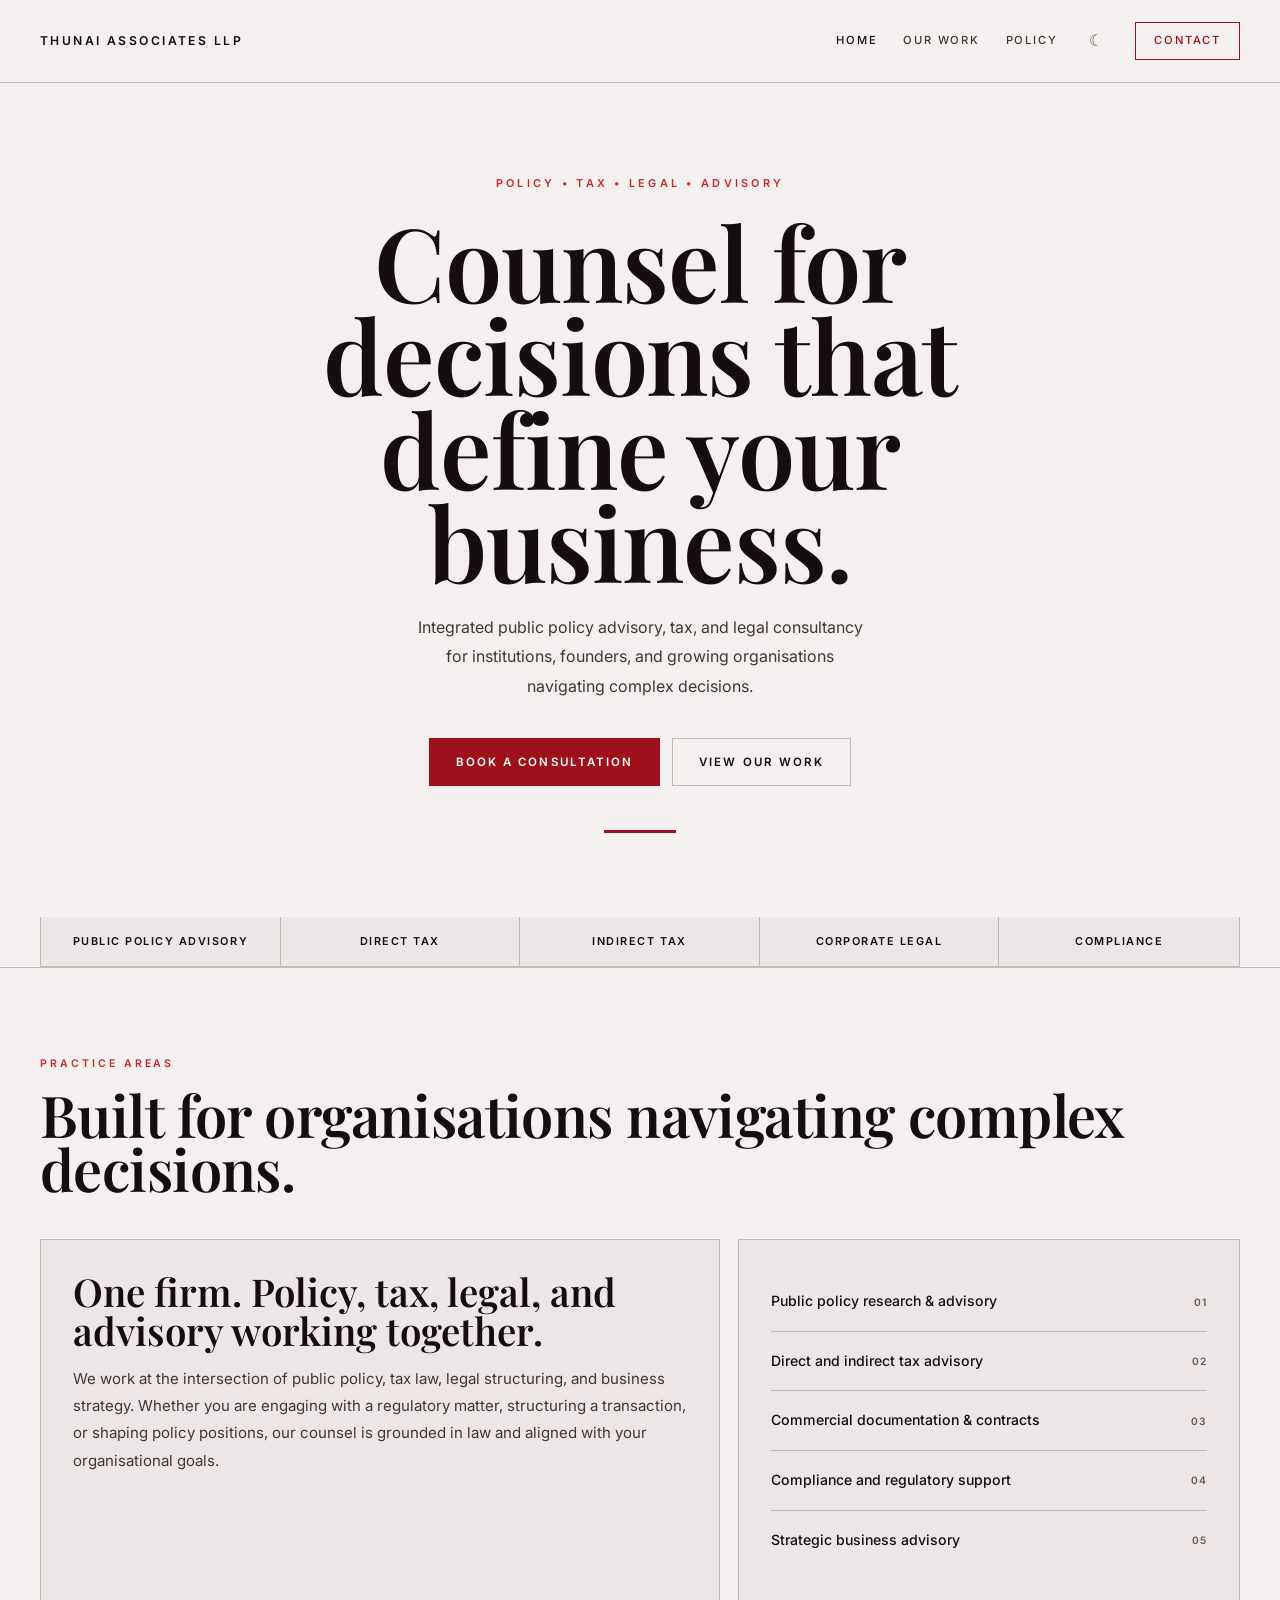
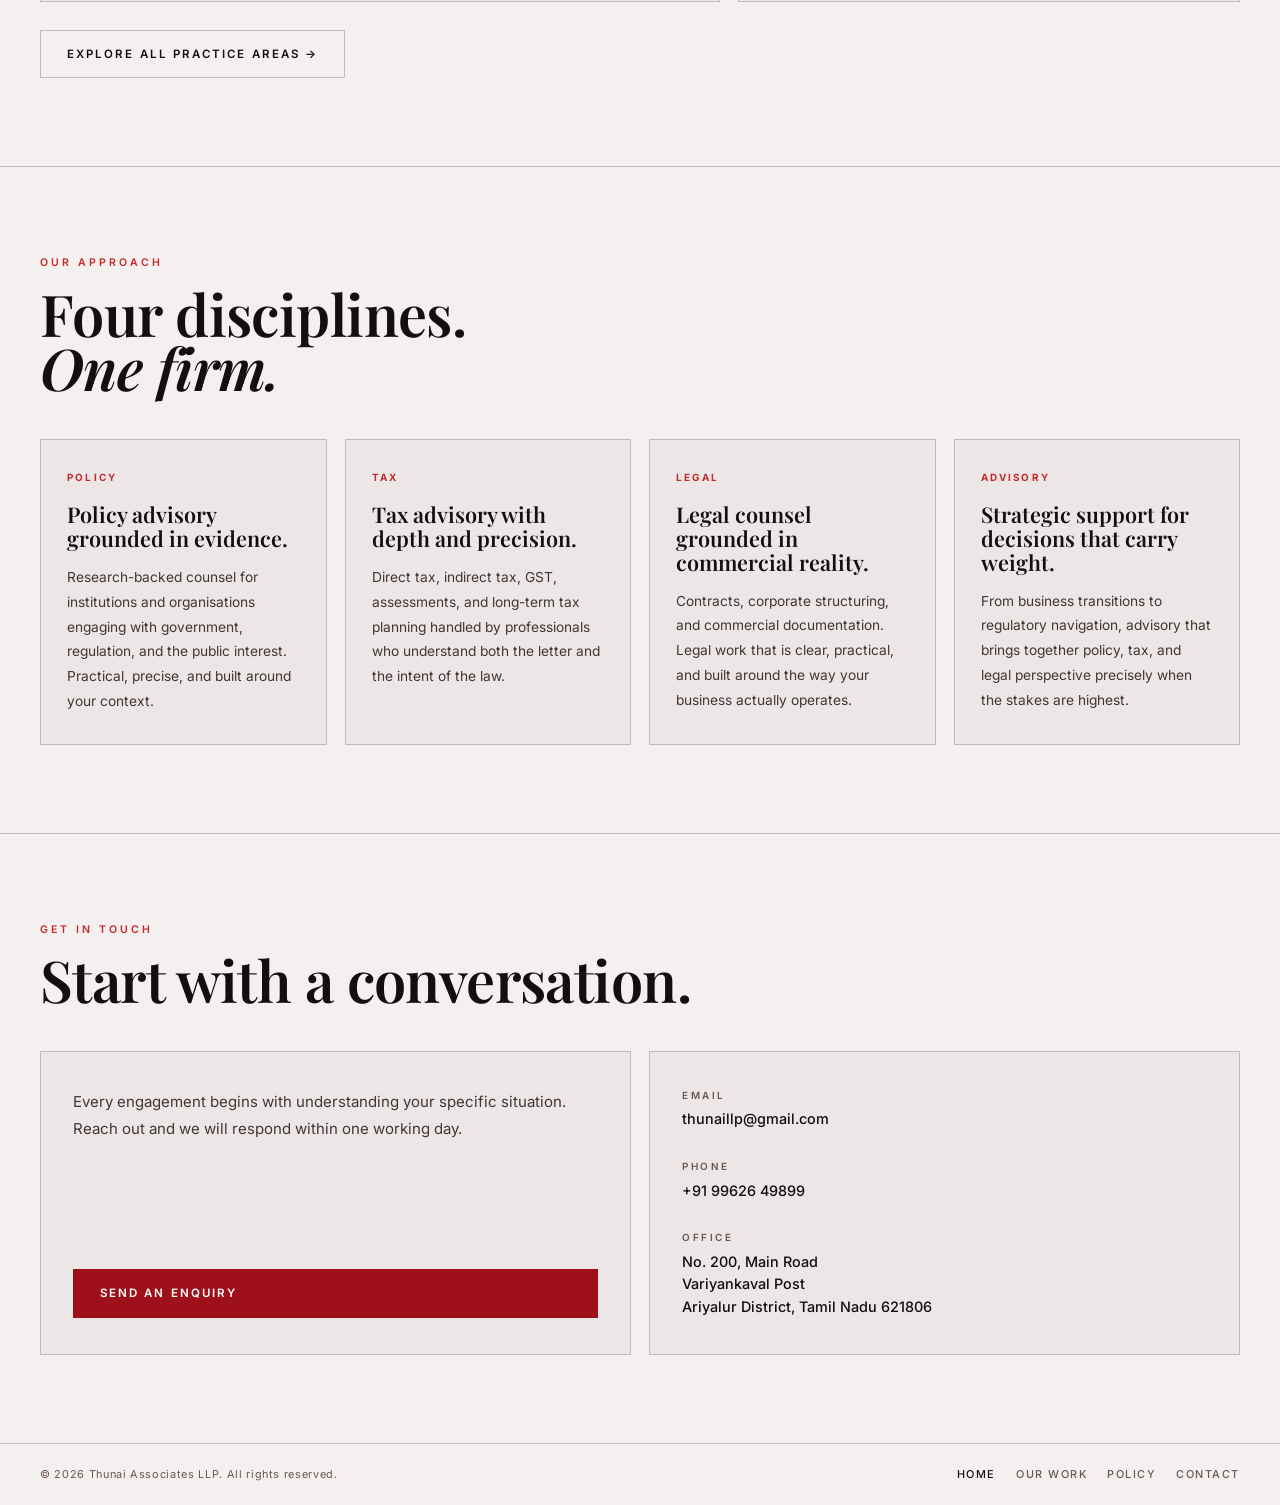
<file: index.html>
<!DOCTYPE html>
<html lang="en">
<head>
  <meta charset="UTF-8">
  <meta name="viewport" content="width=device-width, initial-scale=1.0">
  <title>Thunai Associates LLP | Tax, Legal &amp; Advisory</title>
  <meta name="description" content="Thunai Associates LLP provides integrated public policy advisory, tax, legal, and business consultancy to founders, institutions, and growing organisations across India.">
  <link rel="preconnect" href="https://fonts.googleapis.com">
  <link rel="preconnect" href="https://fonts.gstatic.com" crossorigin>
  <link href="https://fonts.googleapis.com/css2?family=Playfair+Display:ital,wght@0,500;0,600;1,500&family=Inter:wght@300;400;500;600&display=swap" rel="stylesheet">
  <link rel="icon" type="image/svg+xml" href="favicon.svg">
  <link rel="stylesheet" href="style.css">

  <!-- Open Graph -->
  <meta property="og:type" content="website">
  <meta property="og:site_name" content="Thunai Associates LLP">
  <meta property="og:title" content="Thunai Associates LLP | Tax, Legal &amp; Advisory">
  <meta property="og:description" content="Integrated public policy advisory, tax, and legal consultancy for institutions, founders, and growing organisations across India.">
  <meta property="og:url" content="https://webe-sable.vercel.app/">
  <meta name="twitter:card" content="summary">
  <meta name="twitter:title" content="Thunai Associates LLP | Tax, Legal &amp; Advisory">
  <meta name="twitter:description" content="Integrated public policy advisory, tax, and legal consultancy for institutions, founders, and growing organisations across India.">

  <script type="application/ld+json">
  {
    "@context": "https://schema.org",
    "@type": "LegalService",
    "name": "Thunai Associates LLP",
    "alternateName": "Thunai Associates",
    "description": "Integrated public policy advisory, direct and indirect tax, corporate legal, compliance, and business advisory services across India.",
    "url": "https://webe-sable.vercel.app",
    "telephone": "+919962649899",
    "email": "thunaillp@gmail.com",
    "address": {
      "@type": "PostalAddress",
      "streetAddress": "No. 200, Main Road, Variyankaval Post",
      "addressLocality": "Ariyalur",
      "addressRegion": "Tamil Nadu",
      "postalCode": "621806",
      "addressCountry": "IN"
    },
    "openingHours": "Mo-Sa 09:30-18:00",
    "areaServed": {
      "@type": "Country",
      "name": "India"
    },
    "hasOfferCatalog": {
      "@type": "OfferCatalog",
      "name": "Practice Areas",
      "itemListElement": [
        { "@type": "Offer", "itemOffered": { "@type": "Service", "name": "Public Policy Advisory" } },
        { "@type": "Offer", "itemOffered": { "@type": "Service", "name": "Direct Tax Advisory" } },
        { "@type": "Offer", "itemOffered": { "@type": "Service", "name": "Indirect Tax and GST" } },
        { "@type": "Offer", "itemOffered": { "@type": "Service", "name": "Corporate and Commercial Legal" } },
        { "@type": "Offer", "itemOffered": { "@type": "Service", "name": "Compliance and Regulatory" } },
        { "@type": "Offer", "itemOffered": { "@type": "Service", "name": "Business and Strategic Advisory" } }
      ]
    }
  }
  </script>

  <script>
    (function(){
      var t = localStorage.getItem('theme');
      if (t) document.documentElement.setAttribute('data-theme', t);
    })();
  </script>
</head>
<body>

  <!-- ═══ HEADER ══════════════════════════════════════ -->
  <header class="site-header">
    <div class="w">
      <div class="header-row">
        <a class="brand" href="index.html">Thunai Associates LLP</a>
        <nav class="site-nav">
          <a href="index.html">Home</a>
          <a href="work.html">Our Work</a>
          <a href="policy.html">Policy</a>
          <button id="theme-toggle" class="theme-toggle" aria-label="Toggle dark mode">☾</button>
          <a href="contact.html" class="nav-contact">Contact</a>
        </nav>
        <button id="nav-toggle" class="nav-toggle" aria-label="Open navigation">
          <span></span><span></span><span></span>
        </button>
      </div>
      <nav class="nav-mobile w" id="nav-mobile">
        <a href="index.html">Home</a>
        <a href="work.html">Our Work</a>
        <a href="policy.html">Policy</a>
        <a href="contact.html">Contact</a>
      </nav>
    </div>
  </header>

  <!-- ═══ HERO ═════════════════════════════════════════ -->
  <section class="hero">
    <div class="w">
      <div class="hero-inner">
        <p class="eyebrow">Policy &bull; Tax &bull; Legal &bull; Advisory</p>
        <h1>Counsel for decisions that define your business.</h1>
        <p class="hero-sub">Integrated public policy advisory, tax, and legal consultancy for institutions, founders, and growing organisations navigating complex decisions.</p>
        <div class="action-row">
          <a class="btn btn-fill" href="contact.html">Book a Consultation</a>
          <a class="btn btn-outline" href="work.html">View Our Work</a>
        </div>
        <div class="red-rule"></div>
      </div>

      <div class="strip">
        <div class="strip-cell">Public Policy Advisory</div>
        <div class="strip-cell">Direct Tax</div>
        <div class="strip-cell">Indirect Tax</div>
        <div class="strip-cell">Corporate Legal</div>
        <div class="strip-cell">Compliance</div>
      </div>
    </div>
  </section>

  <!-- ═══ PRACTICE AREAS ═══════════════════════════════ -->
  <section class="section" id="services">
    <div class="w">
      <p class="sec-label">Practice Areas</p>
      <h2 class="sec-title">Built for organisations navigating complex decisions.</h2>

      <div class="pa-grid">
        <article class="panel">
          <h3 class="panel-title">One firm. Policy, tax, legal, and advisory working together.</h3>
          <p class="panel-body">We work at the intersection of public policy, tax law, legal structuring, and business strategy. Whether you are engaging with a regulatory matter, structuring a transaction, or shaping policy positions, our counsel is grounded in law and aligned with your organisational goals.</p>
        </article>

        <article class="panel">
          <div class="svc-list">
            <div class="svc-row">
              <span>Public policy research &amp; advisory</span>
              <span class="svc-num">01</span>
            </div>
            <div class="svc-row">
              <span>Direct and indirect tax advisory</span>
              <span class="svc-num">02</span>
            </div>
            <div class="svc-row">
              <span>Commercial documentation &amp; contracts</span>
              <span class="svc-num">03</span>
            </div>
            <div class="svc-row">
              <span>Compliance and regulatory support</span>
              <span class="svc-num">04</span>
            </div>
            <div class="svc-row">
              <span>Strategic business advisory</span>
              <span class="svc-num">05</span>
            </div>
          </div>
        </article>
      </div>

      <div style="margin-top: 28px;">
        <a class="btn btn-outline" href="work.html">Explore all practice areas &rarr;</a>
      </div>
    </div>
  </section>

  <!-- ═══ APPROACH ══════════════════════════════════════ -->
  <section class="section" id="approach">
    <div class="w">
      <p class="sec-label">Our Approach</p>
      <h2 class="sec-title">Four disciplines.<br><em>One firm.</em></h2>

      <div class="pillars" style="grid-template-columns: repeat(4, 1fr);">
        <div class="pillar">
          <span class="pillar-tag">Policy</span>
          <h3 class="pillar-title">Policy advisory grounded in evidence.</h3>
          <p class="pillar-body">Research-backed counsel for institutions and organisations engaging with government, regulation, and the public interest. Practical, precise, and built around your context.</p>
        </div>
        <div class="pillar">
          <span class="pillar-tag">Tax</span>
          <h3 class="pillar-title">Tax advisory with depth and precision.</h3>
          <p class="pillar-body">Direct tax, indirect tax, GST, assessments, and long-term tax planning handled by professionals who understand both the letter and the intent of the law.</p>
        </div>
        <div class="pillar">
          <span class="pillar-tag">Legal</span>
          <h3 class="pillar-title">Legal counsel grounded in commercial reality.</h3>
          <p class="pillar-body">Contracts, corporate structuring, and commercial documentation. Legal work that is clear, practical, and built around the way your business actually operates.</p>
        </div>
        <div class="pillar">
          <span class="pillar-tag">Advisory</span>
          <h3 class="pillar-title">Strategic support for decisions that carry weight.</h3>
          <p class="pillar-body">From business transitions to regulatory navigation, advisory that brings together policy, tax, and legal perspective precisely when the stakes are highest.</p>
        </div>
      </div>
    </div>
  </section>

  <!-- ═══ CONTACT TEASER ════════════════════════════════ -->
  <section class="section" id="contact">
    <div class="w">
      <p class="sec-label">Get in Touch</p>
      <h2 class="sec-title">Start with a conversation.</h2>

      <div class="contact-grid">
        <div class="contact-cta">
          <div>
            <p class="contact-cta-body">Every engagement begins with understanding your specific situation. Reach out and we will respond within one working day.</p>
          </div>
          <a class="btn btn-fill" href="contact.html">Send an Enquiry</a>
        </div>

        <div class="contact-details">
          <div class="detail">
            <span class="detail-label">Email</span>
            <span class="detail-value">
              <a href="mailto:thunaillp@gmail.com">thunaillp@gmail.com</a>
            </span>
          </div>
          <div class="detail">
            <span class="detail-label">Phone</span>
            <span class="detail-value">
              <a href="tel:+919962649899">+91 99626 49899</a>
            </span>
          </div>
          <div class="detail">
            <span class="detail-label">Office</span>
            <span class="detail-value">
              No. 200, Main Road<br>
              Variyankaval Post<br>
              Ariyalur District, Tamil Nadu 621806
            </span>
          </div>
        </div>
      </div>
    </div>
  </section>

  <!-- ═══ FOOTER ════════════════════════════════════════ -->
  <footer class="site-footer">
    <div class="w">
      <div class="footer-row">
        <span class="footer-copy">&copy; 2026 Thunai Associates LLP. All rights reserved.</span>
        <nav class="footer-nav">
          <a href="index.html">Home</a>
          <a href="work.html">Our Work</a>
          <a href="policy.html">Policy</a>
          <a href="contact.html">Contact</a>
        </nav>
      </div>
    </div>
  </footer>

  <script>
    // Dark mode toggle
    (function(){
      var btn = document.getElementById('theme-toggle');
      var root = document.documentElement;
      function updateIcon(){
        btn.textContent = root.getAttribute('data-theme') === 'dark' ? '☀' : '☾';
      }
      updateIcon();
      btn.addEventListener('click', function(){
        var current = root.getAttribute('data-theme');
        var isDark = current === 'dark' ||
          (!current && window.matchMedia('(prefers-color-scheme: dark)').matches);
        var next = isDark ? 'light' : 'dark';
        root.setAttribute('data-theme', next);
        localStorage.setItem('theme', next);
        updateIcon();
      });
    })();

    // Active nav
    (function(){
      var p = location.pathname.split('/').pop() || 'index.html';
      if (!p) p = 'index.html';
      document.querySelectorAll('.site-nav a, .footer-nav a, .nav-mobile a').forEach(function(a){
        if (a.getAttribute('href') === p) a.classList.add('active-nav');
      });
    })();

    // Hamburger
    (function(){
      var toggle = document.getElementById('nav-toggle');
      var mobile = document.getElementById('nav-mobile');
      if (toggle && mobile) {
        toggle.addEventListener('click', function(){
          toggle.classList.toggle('open');
          mobile.classList.toggle('open');
        });
      }
    })();
  </script>

</body>
</html>
</file>
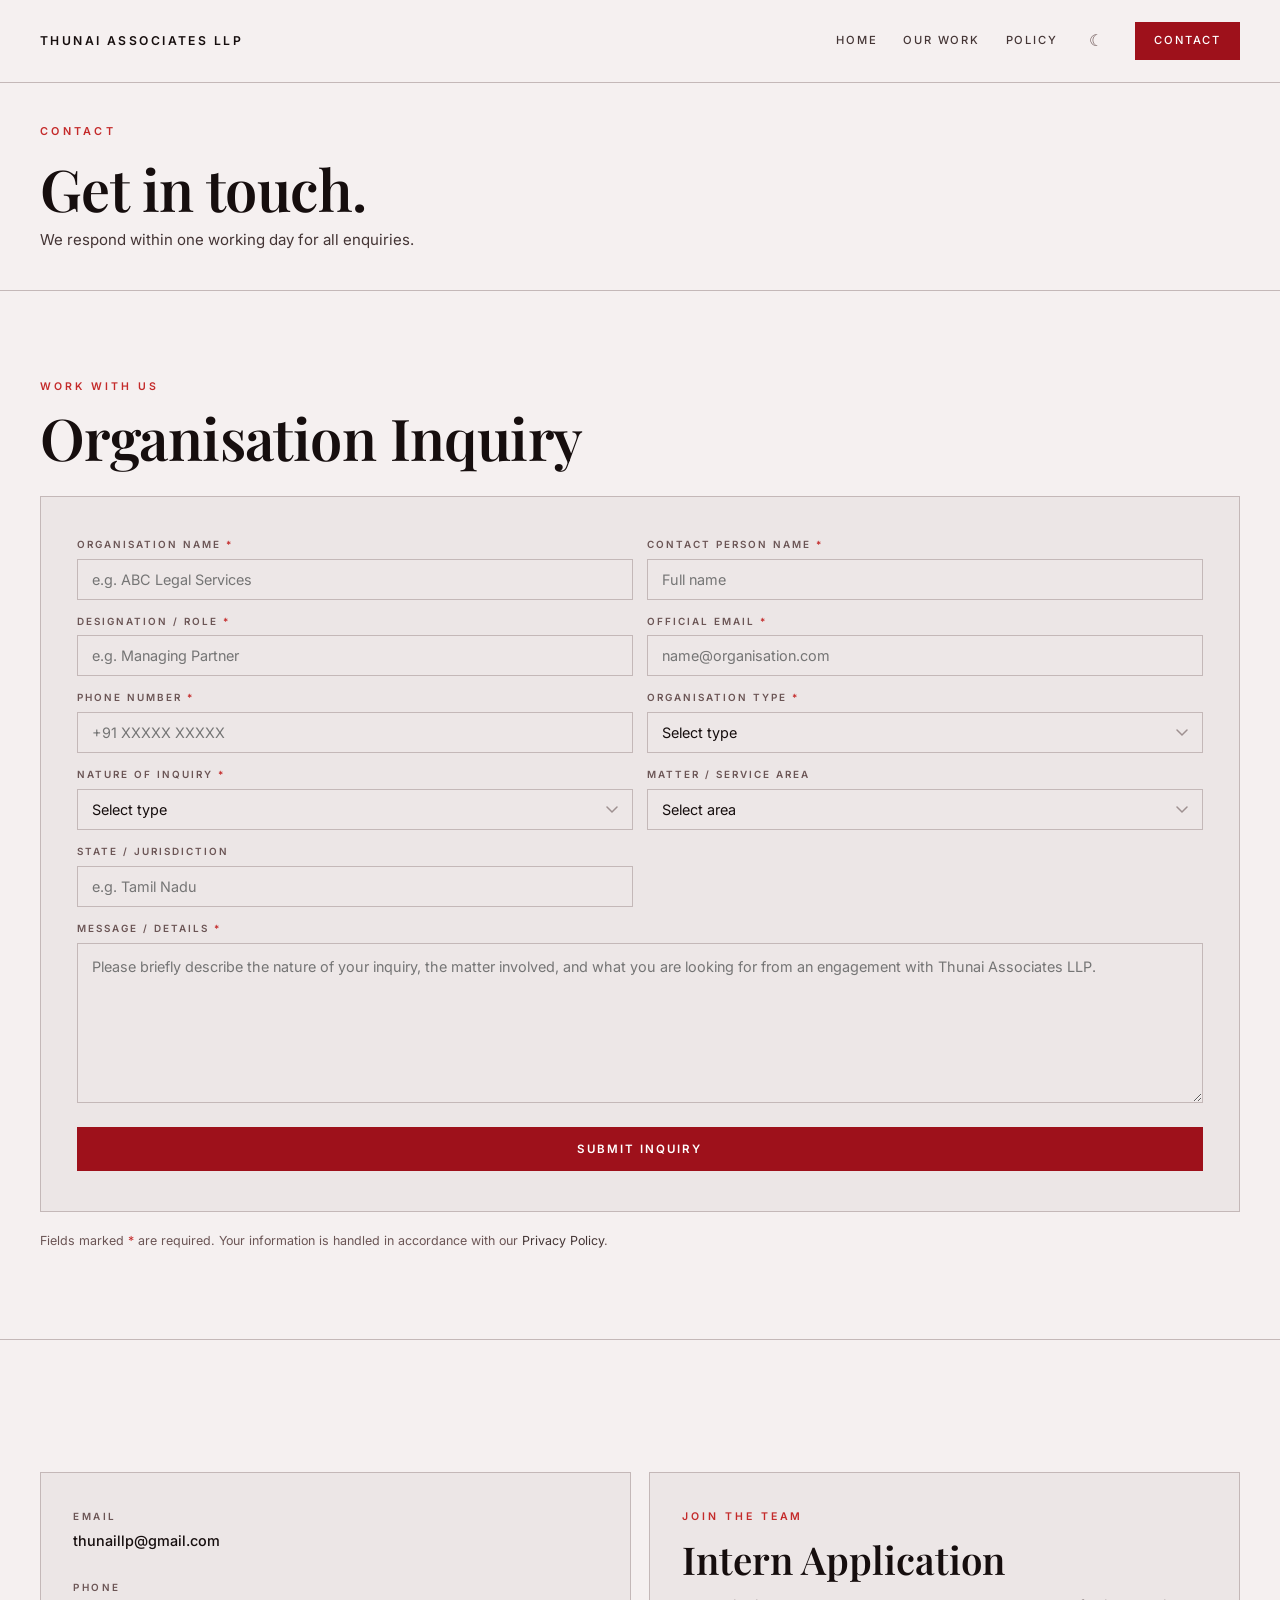
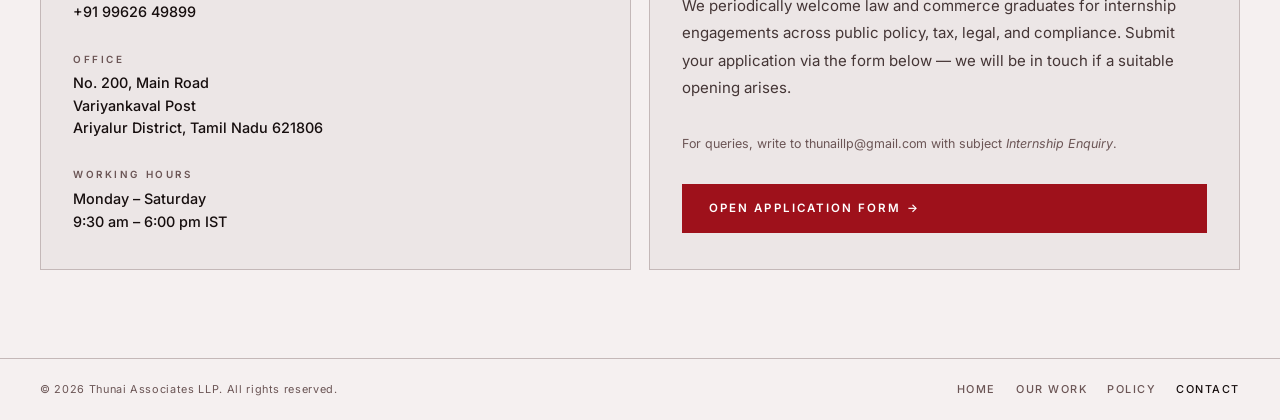
<file: contact.html>
<!DOCTYPE html>
<html lang="en">
<head>
  <meta charset="UTF-8">
  <meta name="viewport" content="width=device-width, initial-scale=1.0">
  <title>Contact | Thunai Associates LLP</title>
  <meta name="description" content="Contact Thunai Associates LLP for professional enquiries, intern applications, or partnership requests.">
  <link rel="preconnect" href="https://fonts.googleapis.com">
  <link rel="preconnect" href="https://fonts.gstatic.com" crossorigin>
  <link href="https://fonts.googleapis.com/css2?family=Playfair+Display:ital,wght@0,500;0,600;1,500&family=Inter:wght@300;400;500;600&display=swap" rel="stylesheet">
  <link rel="icon" type="image/svg+xml" href="favicon.svg">
  <link rel="stylesheet" href="style.css">

  <!-- Open Graph -->
  <meta property="og:type" content="website">
  <meta property="og:site_name" content="Thunai Associates LLP">
  <meta property="og:title" content="Contact | Thunai Associates LLP">
  <meta property="og:description" content="Get in touch with Thunai Associates LLP for professional enquiries, intern applications, or partnership requests.">
  <meta property="og:url" content="https://webe-sable.vercel.app/contact">
  <meta name="twitter:card" content="summary">
  <meta name="twitter:title" content="Contact | Thunai Associates LLP">
  <meta name="twitter:description" content="Get in touch for professional enquiries, intern applications, or partnership requests.">

  <script type="application/ld+json">
  {
    "@context": "https://schema.org",
    "@type": "BreadcrumbList",
    "itemListElement": [
      { "@type": "ListItem", "position": 1, "name": "Home", "item": "https://webe-sable.vercel.app/" },
      { "@type": "ListItem", "position": 2, "name": "Contact", "item": "https://webe-sable.vercel.app/contact" }
    ]
  }
  </script>

  <script>
    (function(){
      var t = localStorage.getItem('theme');
      if (t) document.documentElement.setAttribute('data-theme', t);
    })();
  </script>
</head>
<body>

  <!-- ═══ HEADER ══════════════════════════════════════ -->
  <header class="site-header">
    <div class="w">
      <div class="header-row">
        <a class="brand" href="index.html">Thunai Associates LLP</a>
        <nav class="site-nav">
          <a href="index.html">Home</a>
          <a href="work.html">Our Work</a>
          <a href="policy.html">Policy</a>
          <button id="theme-toggle" class="theme-toggle" aria-label="Toggle dark mode">☾</button>
          <a href="contact.html" class="nav-contact">Contact</a>
        </nav>
        <button id="nav-toggle" class="nav-toggle" aria-label="Open navigation">
          <span></span><span></span><span></span>
        </button>
      </div>
      <nav class="nav-mobile w" id="nav-mobile">
        <a href="index.html">Home</a>
        <a href="work.html">Our Work</a>
        <a href="policy.html">Policy</a>
        <a href="contact.html">Contact</a>
      </nav>
    </div>
  </header>

  <!-- ═══ PAGE HERO ════════════════════════════════════ -->
  <div style="border-bottom: 1px solid var(--line); padding: 40px 0 36px;">
    <div class="w">
      <p class="eyebrow">Contact</p>
      <h1 style="font-family: 'Playfair Display', Georgia, serif; font-size: clamp(2rem, 5vw, 3.6rem); font-weight: 600; line-height: 0.92; letter-spacing: -0.01em; margin-bottom: 12px;">Get in touch.</h1>
      <p style="color: var(--muted); font-size: 0.94rem; line-height: 1.75;">We respond within one working day for all enquiries.</p>
    </div>
  </div>

  <!-- ═══ ORGANISATION INQUIRY ══════════════════════════ -->
  <section class="section">
    <div class="w">
      <p class="sec-label">Work With Us</p>
      <h2 class="sec-title" style="margin-bottom: 32px;">Organisation Inquiry</h2>

      <div class="form-section">
        <form method="POST" action="https://formsubmit.co/thunaillp@gmail.com" novalidate>
          <input type="hidden" name="_subject" value="Organisation Inquiry — Thunai Associates LLP">
          <input type="hidden" name="_next" value="https://webe-sable.vercel.app/contact">
          <input type="hidden" name="_captcha" value="true">
          <input type="hidden" name="_template" value="table">

          <div class="form-grid">
            <div class="field">
              <label for="org-name">Organisation Name <span style="color: var(--red-label);">*</span></label>
              <input type="text" id="org-name" name="organisation_name" required placeholder="e.g. ABC Legal Services">
            </div>

            <div class="field">
              <label for="contact-name">Contact Person Name <span style="color: var(--red-label);">*</span></label>
              <input type="text" id="contact-name" name="contact_name" required placeholder="Full name">
            </div>

            <div class="field">
              <label for="designation">Designation / Role <span style="color: var(--red-label);">*</span></label>
              <input type="text" id="designation" name="designation" required placeholder="e.g. Managing Partner">
            </div>

            <div class="field">
              <label for="org-email">Official Email <span style="color: var(--red-label);">*</span></label>
              <input type="email" id="org-email" name="email" required placeholder="name@organisation.com">
            </div>

            <div class="field">
              <label for="org-phone">Phone Number <span style="color: var(--red-label);">*</span></label>
              <input type="tel" id="org-phone" name="phone" required placeholder="+91 XXXXX XXXXX">
            </div>

            <div class="field">
              <label for="org-type">Organisation Type <span style="color: var(--red-label);">*</span></label>
              <select id="org-type" name="organisation_type" required>
                <option value="" disabled selected>Select type</option>
                <option value="Law Firm">Law Firm</option>
                <option value="CA / CMA Firm">CA / CMA Firm</option>
                <option value="Bank / NBFC">Bank / NBFC</option>
                <option value="Corporate">Corporate</option>
                <option value="NGO / Trust">NGO / Trust</option>
                <option value="Academic Institution">Academic Institution</option>
                <option value="Government Body">Government Body</option>
                <option value="Think Tank / Research Organisation">Think Tank / Research Organisation</option>
                <option value="Other">Other</option>
              </select>
            </div>

            <div class="field">
              <label for="inquiry-nature">Nature of Inquiry <span style="color: var(--red-label);">*</span></label>
              <select id="inquiry-nature" name="inquiry_nature" required>
                <option value="" disabled selected>Select type</option>
                <option value="Referral Partnership">Referral Partnership</option>
                <option value="Co-engagement / Collaboration">Co-engagement / Collaboration</option>
                <option value="Institutional Advisory">Institutional Advisory</option>
                <option value="MOU / Formal Agreement">MOU / Formal Agreement</option>
                <option value="Client Referral">Client Referral</option>
                <option value="Policy Collaboration">Policy Collaboration</option>
                <option value="Other">Other</option>
              </select>
            </div>

            <div class="field">
              <label for="service-area">Matter / Service Area</label>
              <select id="service-area" name="service_area">
                <option value="" disabled selected>Select area</option>
                <option value="Public Policy Advisory">Public Policy Advisory</option>
                <option value="Direct Tax">Direct Tax</option>
                <option value="Indirect Tax / GST">Indirect Tax / GST</option>
                <option value="Corporate Legal">Corporate Legal</option>
                <option value="Compliance &amp; Regulatory">Compliance &amp; Regulatory</option>
                <option value="Business Advisory">Business Advisory</option>
                <option value="Multiple Areas">Multiple Areas</option>
              </select>
            </div>

            <div class="field">
              <label for="jurisdiction">State / Jurisdiction</label>
              <input type="text" id="jurisdiction" name="jurisdiction" placeholder="e.g. Tamil Nadu">
            </div>

            <div class="field field-full">
              <label for="org-message">Message / Details <span style="color: var(--red-label);">*</span></label>
              <textarea id="org-message" name="message" required style="min-height: 160px;" placeholder="Please briefly describe the nature of your inquiry, the matter involved, and what you are looking for from an engagement with Thunai Associates LLP."></textarea>
            </div>
          </div>

          <div class="form-submit">
            <button type="submit" class="btn btn-fill btn-block">Submit Inquiry</button>
          </div>
        </form>
      </div>

      <p style="font-size: 0.78rem; color: var(--faint); margin-top: 16px; line-height: 1.7;">Fields marked <span style="color: var(--red-label);">*</span> are required. Your information is handled in accordance with our <a href="policy.html" style="color: var(--muted); text-decoration: none; transition: color 0.18s;" onmouseover="this.style.color='var(--red-label)'" onmouseout="this.style.color='var(--muted)'">Privacy Policy</a>.</p>
    </div>
  </section>

  <!-- ═══ CONTACT DETAILS + INTERN APPLICATION ═════════ -->
  <section class="section">
    <div class="w">
      <div class="contact-grid">

        <!-- Left: contact details -->
        <div class="contact-details">
          <div class="detail">
            <span class="detail-label">Email</span>
            <span class="detail-value">
              <a href="mailto:thunaillp@gmail.com">thunaillp@gmail.com</a>
            </span>
          </div>
          <div class="detail">
            <span class="detail-label">Phone</span>
            <span class="detail-value">
              <a href="tel:+919962649899">+91 99626 49899</a>
            </span>
          </div>
          <div class="detail">
            <span class="detail-label">Office</span>
            <span class="detail-value">
              No. 200, Main Road<br>
              Variyankaval Post<br>
              Ariyalur District, Tamil Nadu 621806
            </span>
          </div>
          <div class="detail">
            <span class="detail-label">Working Hours</span>
            <span class="detail-value">Monday – Saturday<br>9:30 am – 6:00 pm IST</span>
          </div>
        </div>

        <!-- Right: intern application -->
        <div class="contact-cta">
          <div>
            <p class="sec-label">Join the Team</p>
            <h2 class="contact-cta-title">Intern Application</h2>
            <p class="contact-cta-body">We periodically welcome law and commerce graduates for internship engagements across public policy, tax, legal, and compliance. Submit your application via the form below — we will be in touch if a suitable opening arises.</p>
            <p style="font-size: 0.78rem; color: var(--faint); line-height: 1.7; margin-bottom: 24px;">For queries, write to <a href="mailto:thunaillp@gmail.com" style="color: var(--faint); text-decoration: none; transition: color 0.18s;" onmouseover="this.style.color='var(--red-label)'" onmouseout="this.style.color='var(--faint)'">thunaillp@gmail.com</a> with subject <em>Internship Enquiry</em>.</p>
          </div>
          <a class="btn btn-fill" href="https://forms.gle/cdnkBh7GXPzqq8i88" target="_blank" rel="noopener noreferrer">Open Application Form &rarr;</a>
        </div>

      </div>
    </div>
  </section>

  <!-- ═══ FOOTER ════════════════════════════════════════ -->
  <footer class="site-footer">
    <div class="w">
      <div class="footer-row">
        <span class="footer-copy">&copy; 2026 Thunai Associates LLP. All rights reserved.</span>
        <nav class="footer-nav">
          <a href="index.html">Home</a>
          <a href="work.html">Our Work</a>
          <a href="policy.html">Policy</a>
          <a href="contact.html">Contact</a>
        </nav>
      </div>
    </div>
  </footer>

  <script>
    (function(){
      var btn = document.getElementById('theme-toggle');
      var root = document.documentElement;
      function updateIcon(){
        btn.textContent = root.getAttribute('data-theme') === 'dark' ? '☀' : '☾';
      }
      updateIcon();
      btn.addEventListener('click', function(){
        var current = root.getAttribute('data-theme');
        var isDark = current === 'dark' ||
          (!current && window.matchMedia('(prefers-color-scheme: dark)').matches);
        var next = isDark ? 'light' : 'dark';
        root.setAttribute('data-theme', next);
        localStorage.setItem('theme', next);
        updateIcon();
      });
    })();

    (function(){
      var p = location.pathname.split('/').pop() || 'index.html';
      document.querySelectorAll('.site-nav a, .footer-nav a, .nav-mobile a').forEach(function(a){
        if (a.getAttribute('href') === p) a.classList.add('active-nav');
      });
    })();

    (function(){
      var toggle = document.getElementById('nav-toggle');
      var mobile = document.getElementById('nav-mobile');
      if (toggle && mobile) {
        toggle.addEventListener('click', function(){
          toggle.classList.toggle('open');
          mobile.classList.toggle('open');
        });
      }
    })();
  </script>

</body>
</html>
</file>
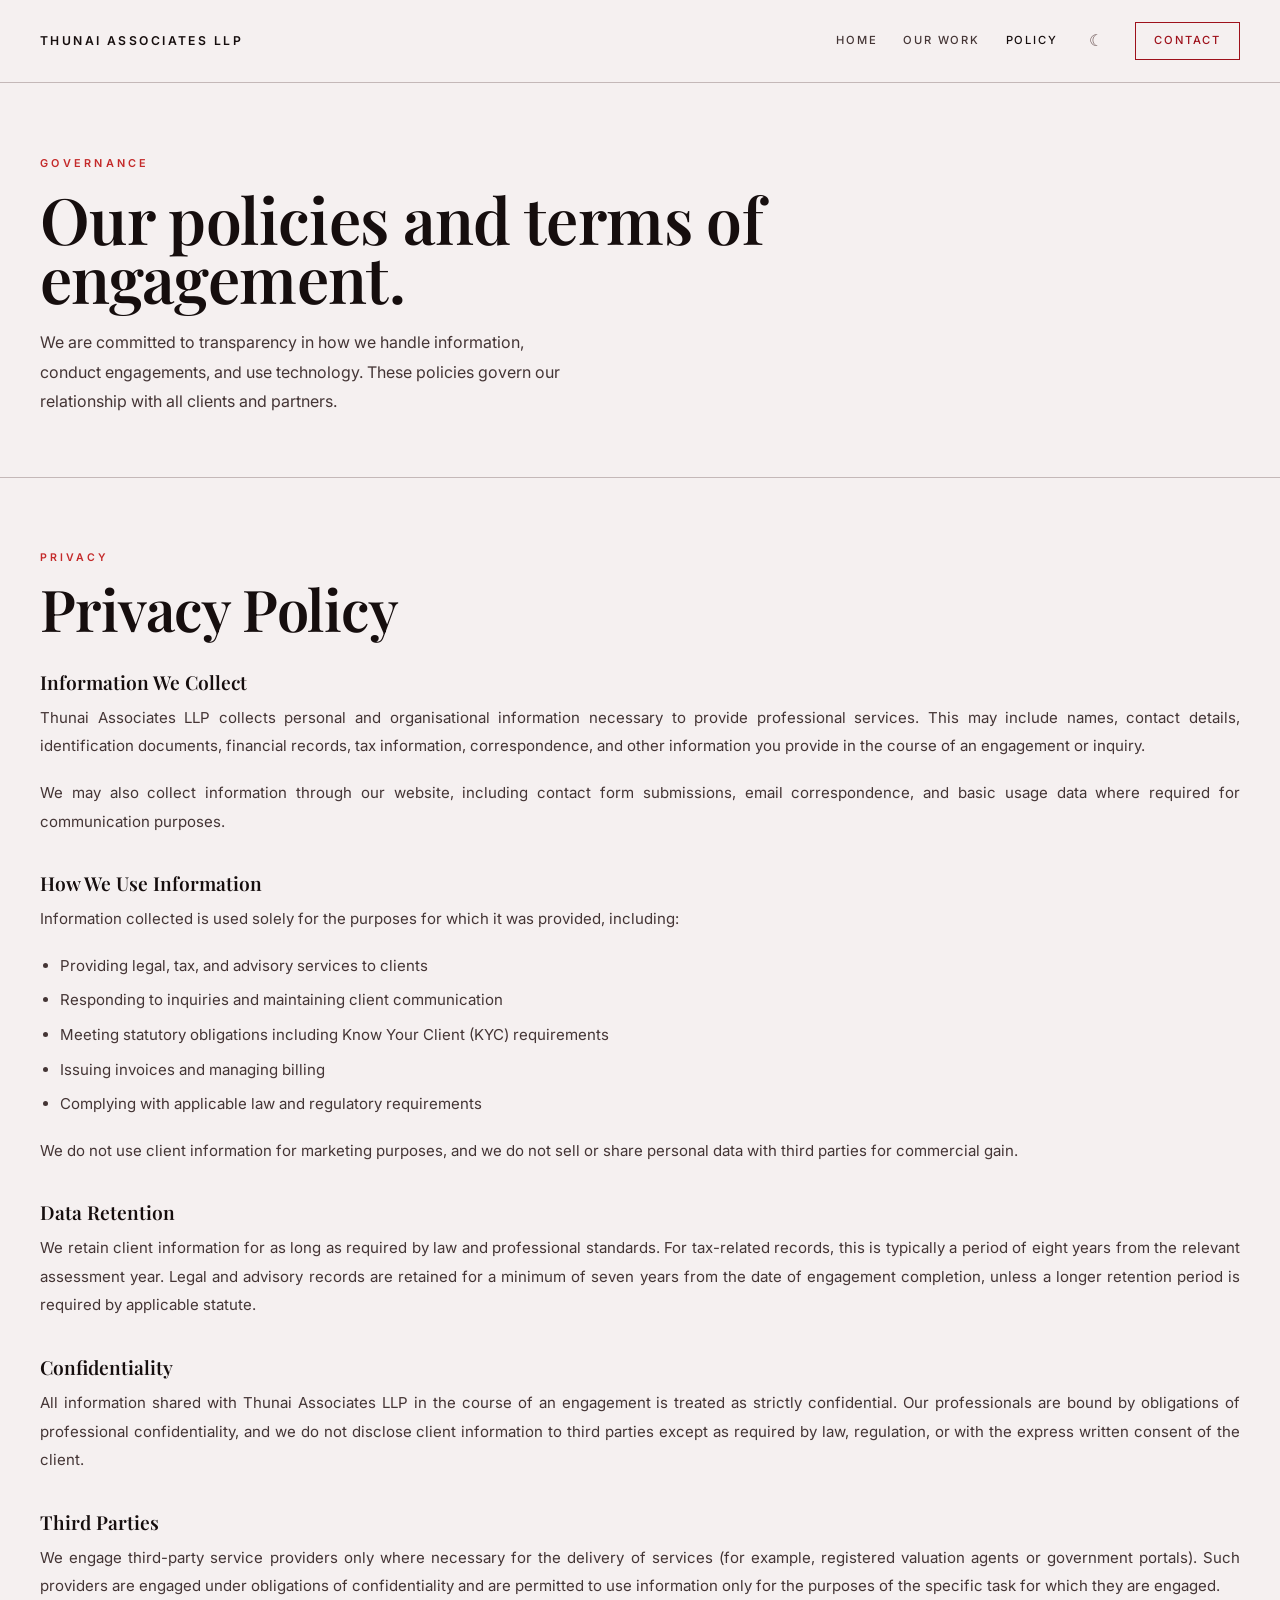
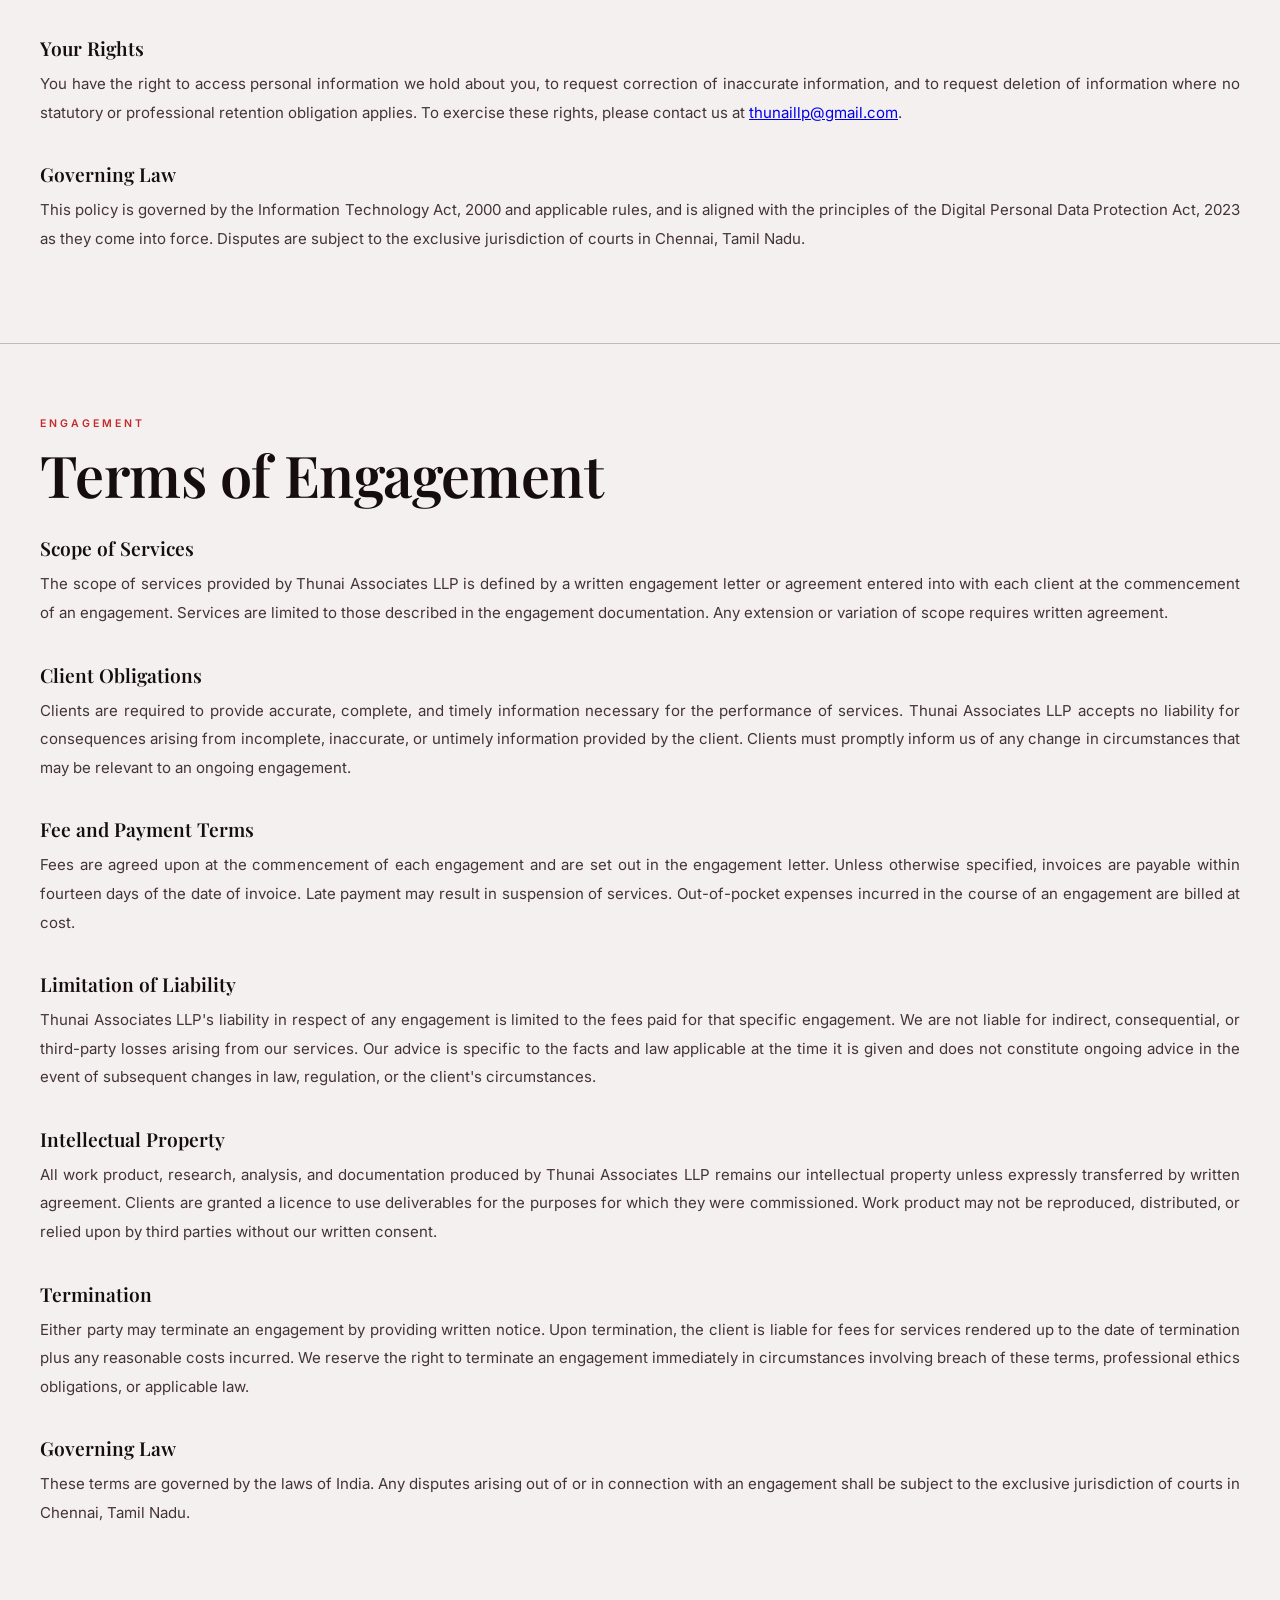
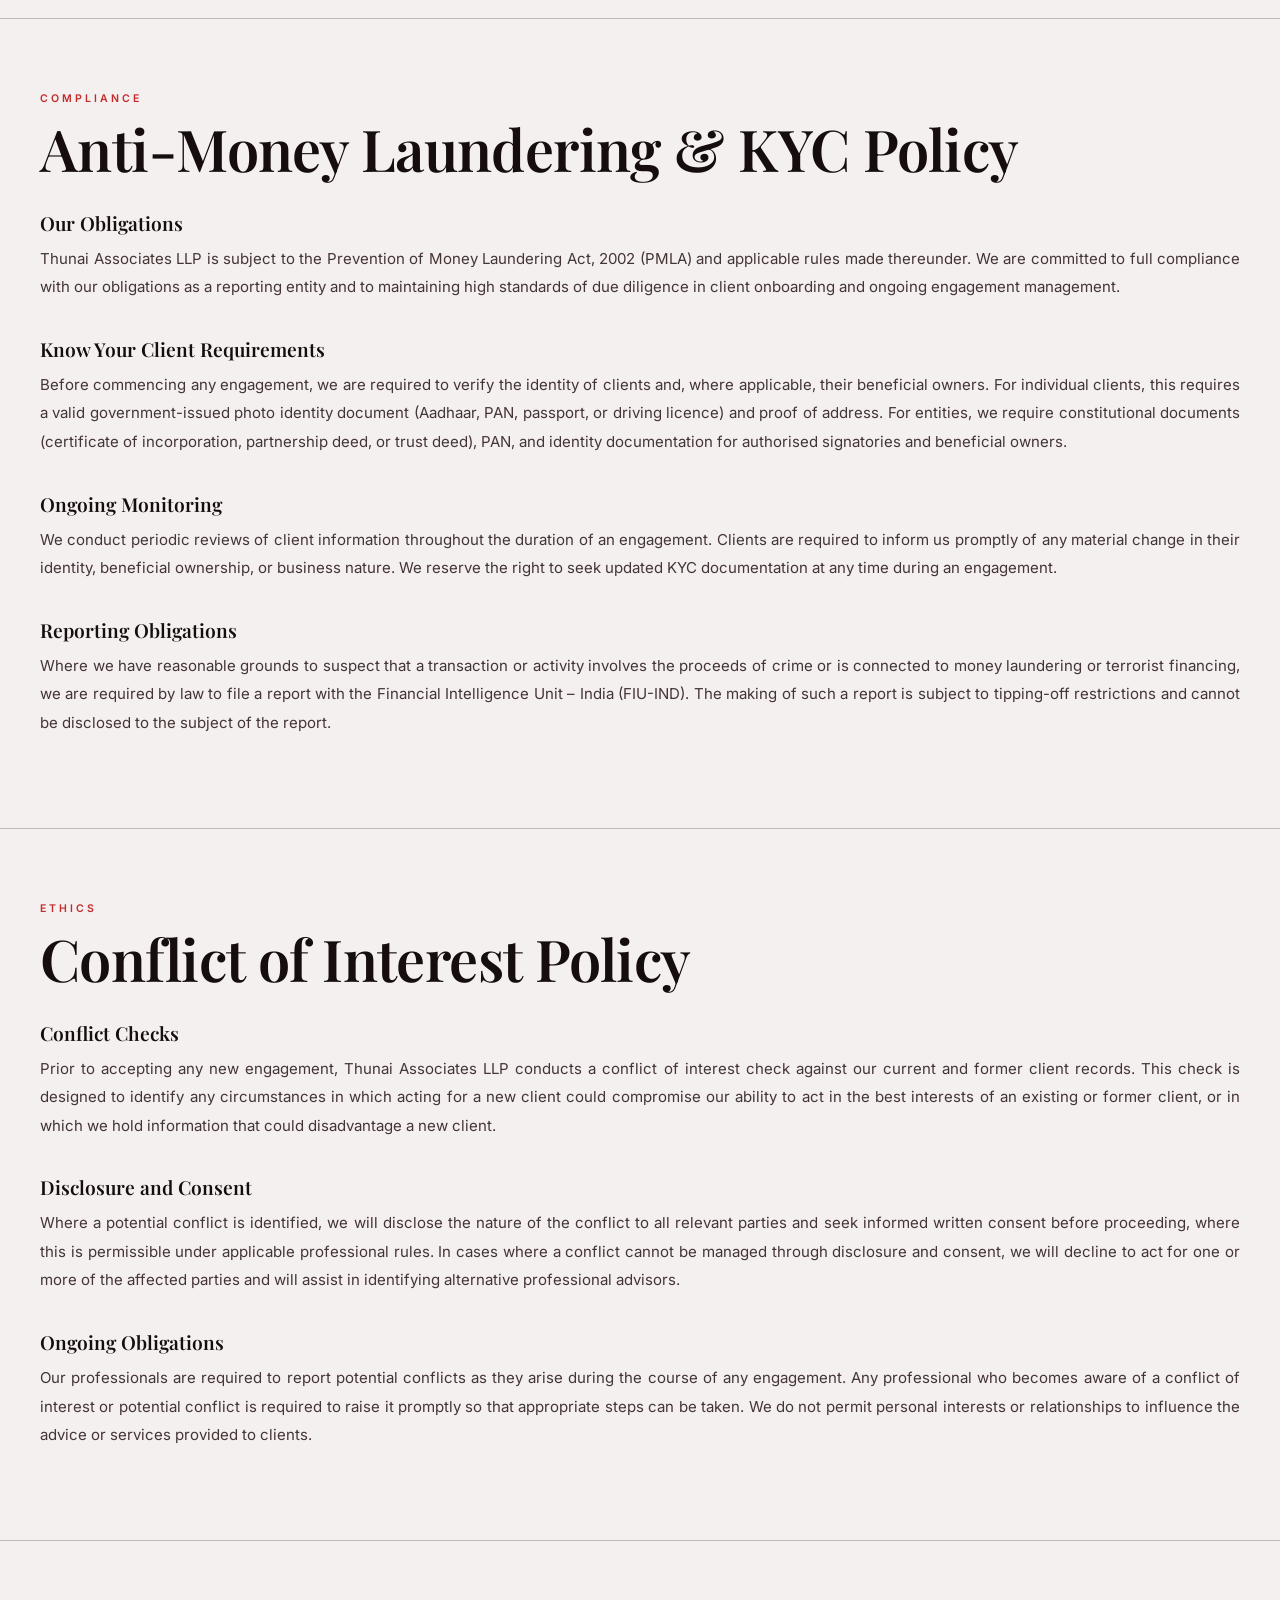
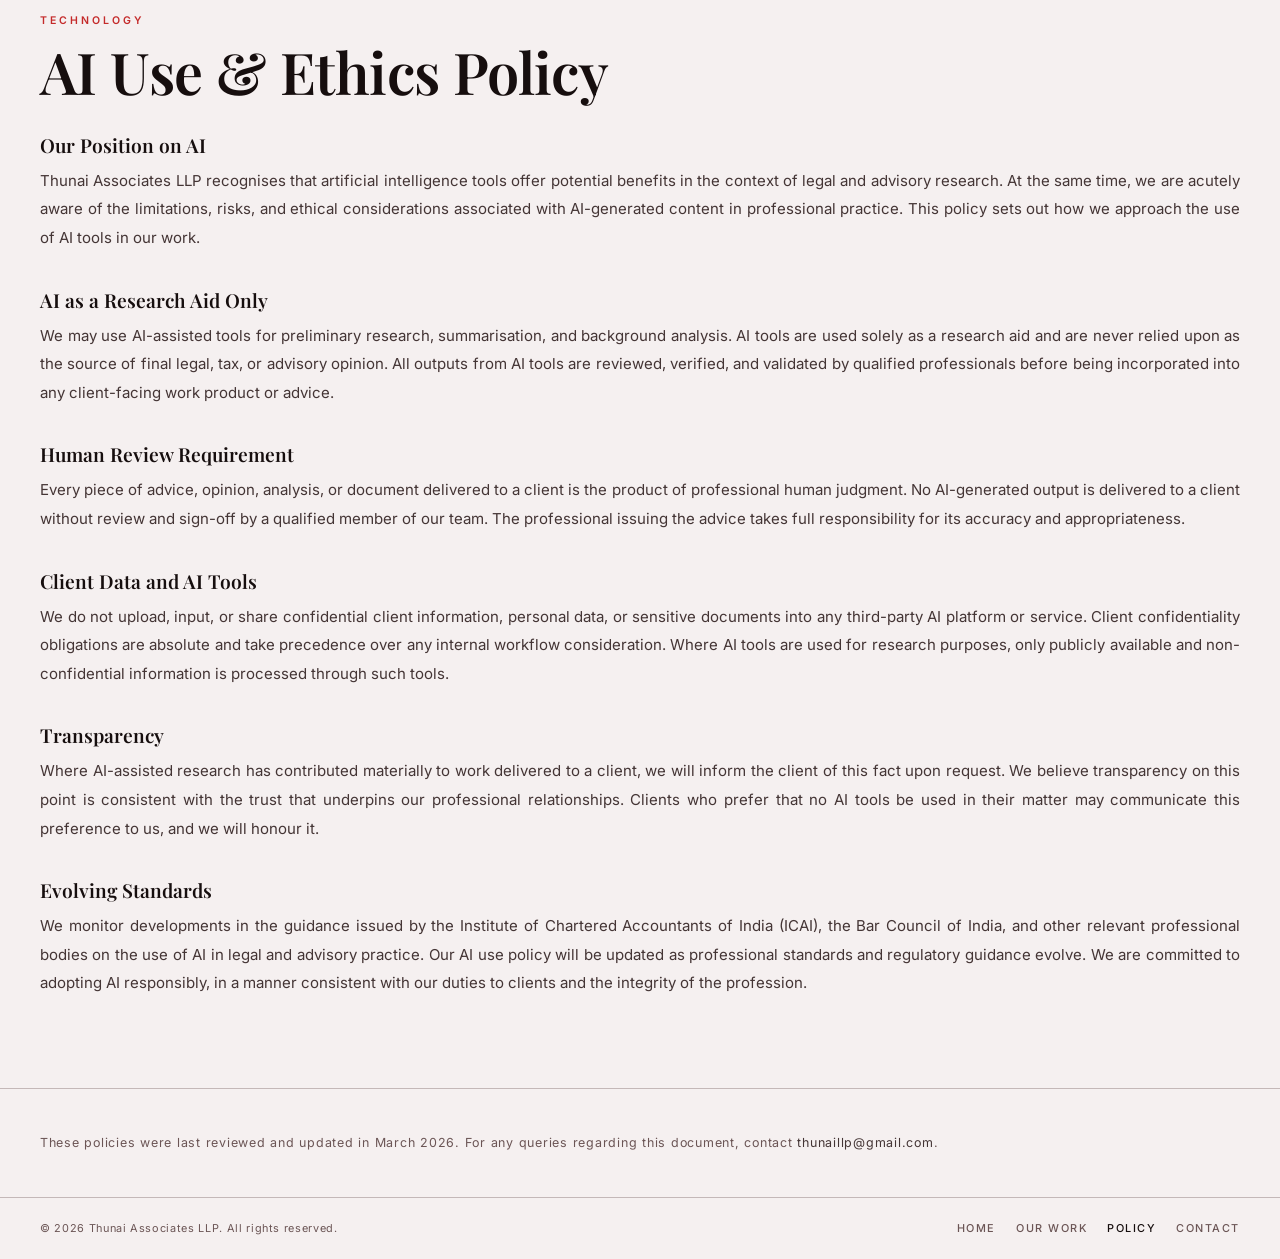
<file: policy.html>
<!DOCTYPE html>
<html lang="en">
<head>
  <meta charset="UTF-8">
  <meta name="viewport" content="width=device-width, initial-scale=1.0">
  <title>Policy | Thunai Associates LLP</title>
  <meta name="description" content="Thunai Associates LLP firm policies: privacy policy, terms of engagement, KYC, conflict of interest, and AI use and ethics policy.">
  <link rel="preconnect" href="https://fonts.googleapis.com">
  <link rel="preconnect" href="https://fonts.gstatic.com" crossorigin>
  <link href="https://fonts.googleapis.com/css2?family=Playfair+Display:ital,wght@0,500;0,600;1,500&family=Inter:wght@300;400;500;600&display=swap" rel="stylesheet">
  <link rel="icon" type="image/svg+xml" href="favicon.svg">
  <link rel="stylesheet" href="style.css">

  <!-- Open Graph -->
  <meta property="og:type" content="website">
  <meta property="og:site_name" content="Thunai Associates LLP">
  <meta property="og:title" content="Policy | Thunai Associates LLP">
  <meta property="og:description" content="Firm policies covering privacy, terms of engagement, KYC, conflict of interest, and AI use and ethics.">
  <meta property="og:url" content="https://webe-sable.vercel.app/policy">
  <meta name="twitter:card" content="summary">
  <meta name="twitter:title" content="Policy | Thunai Associates LLP">
  <meta name="twitter:description" content="Firm policies covering privacy, terms of engagement, KYC, conflict of interest, and AI use and ethics.">

  <script type="application/ld+json">
  {
    "@context": "https://schema.org",
    "@type": "BreadcrumbList",
    "itemListElement": [
      { "@type": "ListItem", "position": 1, "name": "Home", "item": "https://webe-sable.vercel.app/" },
      { "@type": "ListItem", "position": 2, "name": "Policy", "item": "https://webe-sable.vercel.app/policy" }
    ]
  }
  </script>

  <script>
    (function(){
      var t = localStorage.getItem('theme');
      if (t) document.documentElement.setAttribute('data-theme', t);
    })();
  </script>
</head>
<body>

  <!-- ═══ HEADER ══════════════════════════════════════ -->
  <header class="site-header">
    <div class="w">
      <div class="header-row">
        <a class="brand" href="index.html">Thunai Associates LLP</a>
        <nav class="site-nav">
          <a href="index.html">Home</a>
          <a href="work.html">Our Work</a>
          <a href="policy.html">Policy</a>
          <button id="theme-toggle" class="theme-toggle" aria-label="Toggle dark mode">☾</button>
          <a href="contact.html" class="nav-contact">Contact</a>
        </nav>
        <button id="nav-toggle" class="nav-toggle" aria-label="Open navigation">
          <span></span><span></span><span></span>
        </button>
      </div>
      <nav class="nav-mobile w" id="nav-mobile">
        <a href="index.html">Home</a>
        <a href="work.html">Our Work</a>
        <a href="policy.html">Policy</a>
        <a href="contact.html">Contact</a>
      </nav>
    </div>
  </header>

  <!-- ═══ PAGE HERO ════════════════════════════════════ -->
  <div class="page-hero">
    <div class="w">
      <p class="eyebrow">Governance</p>
      <h1 class="page-hero-title">Our policies and terms of engagement.</h1>
      <p class="page-hero-sub">We are committed to transparency in how we handle information, conduct engagements, and use technology. These policies govern our relationship with all clients and partners.</p>
    </div>
  </div>

  <!-- ═══ PRIVACY POLICY ═══════════════════════════════ -->
  <section class="policy-section">
    <div class="w">
      <p class="sec-label">Privacy</p>
      <h2 class="sec-title">Privacy Policy</h2>
      <div class="policy-body">
        <h3>Information We Collect</h3>
        <p>Thunai Associates LLP collects personal and organisational information necessary to provide professional services. This may include names, contact details, identification documents, financial records, tax information, correspondence, and other information you provide in the course of an engagement or inquiry.</p>
        <p>We may also collect information through our website, including contact form submissions, email correspondence, and basic usage data where required for communication purposes.</p>

        <h3>How We Use Information</h3>
        <p>Information collected is used solely for the purposes for which it was provided, including:</p>
        <ul>
          <li>Providing legal, tax, and advisory services to clients</li>
          <li>Responding to inquiries and maintaining client communication</li>
          <li>Meeting statutory obligations including Know Your Client (KYC) requirements</li>
          <li>Issuing invoices and managing billing</li>
          <li>Complying with applicable law and regulatory requirements</li>
        </ul>
        <p>We do not use client information for marketing purposes, and we do not sell or share personal data with third parties for commercial gain.</p>

        <h3>Data Retention</h3>
        <p>We retain client information for as long as required by law and professional standards. For tax-related records, this is typically a period of eight years from the relevant assessment year. Legal and advisory records are retained for a minimum of seven years from the date of engagement completion, unless a longer retention period is required by applicable statute.</p>

        <h3>Confidentiality</h3>
        <p>All information shared with Thunai Associates LLP in the course of an engagement is treated as strictly confidential. Our professionals are bound by obligations of professional confidentiality, and we do not disclose client information to third parties except as required by law, regulation, or with the express written consent of the client.</p>

        <h3>Third Parties</h3>
        <p>We engage third-party service providers only where necessary for the delivery of services (for example, registered valuation agents or government portals). Such providers are engaged under obligations of confidentiality and are permitted to use information only for the purposes of the specific task for which they are engaged.</p>

        <h3>Your Rights</h3>
        <p>You have the right to access personal information we hold about you, to request correction of inaccurate information, and to request deletion of information where no statutory or professional retention obligation applies. To exercise these rights, please contact us at <a href="mailto:thunaillp@gmail.com">thunaillp@gmail.com</a>.</p>

        <h3>Governing Law</h3>
        <p>This policy is governed by the Information Technology Act, 2000 and applicable rules, and is aligned with the principles of the Digital Personal Data Protection Act, 2023 as they come into force. Disputes are subject to the exclusive jurisdiction of courts in Chennai, Tamil Nadu.</p>
      </div>
    </div>
  </section>

  <!-- ═══ TERMS OF ENGAGEMENT ═══════════════════════════ -->
  <section class="policy-section">
    <div class="w">
      <p class="sec-label">Engagement</p>
      <h2 class="sec-title">Terms of Engagement</h2>
      <div class="policy-body">
        <h3>Scope of Services</h3>
        <p>The scope of services provided by Thunai Associates LLP is defined by a written engagement letter or agreement entered into with each client at the commencement of an engagement. Services are limited to those described in the engagement documentation. Any extension or variation of scope requires written agreement.</p>

        <h3>Client Obligations</h3>
        <p>Clients are required to provide accurate, complete, and timely information necessary for the performance of services. Thunai Associates LLP accepts no liability for consequences arising from incomplete, inaccurate, or untimely information provided by the client. Clients must promptly inform us of any change in circumstances that may be relevant to an ongoing engagement.</p>

        <h3>Fee and Payment Terms</h3>
        <p>Fees are agreed upon at the commencement of each engagement and are set out in the engagement letter. Unless otherwise specified, invoices are payable within fourteen days of the date of invoice. Late payment may result in suspension of services. Out-of-pocket expenses incurred in the course of an engagement are billed at cost.</p>

        <h3>Limitation of Liability</h3>
        <p>Thunai Associates LLP's liability in respect of any engagement is limited to the fees paid for that specific engagement. We are not liable for indirect, consequential, or third-party losses arising from our services. Our advice is specific to the facts and law applicable at the time it is given and does not constitute ongoing advice in the event of subsequent changes in law, regulation, or the client's circumstances.</p>

        <h3>Intellectual Property</h3>
        <p>All work product, research, analysis, and documentation produced by Thunai Associates LLP remains our intellectual property unless expressly transferred by written agreement. Clients are granted a licence to use deliverables for the purposes for which they were commissioned. Work product may not be reproduced, distributed, or relied upon by third parties without our written consent.</p>

        <h3>Termination</h3>
        <p>Either party may terminate an engagement by providing written notice. Upon termination, the client is liable for fees for services rendered up to the date of termination plus any reasonable costs incurred. We reserve the right to terminate an engagement immediately in circumstances involving breach of these terms, professional ethics obligations, or applicable law.</p>

        <h3>Governing Law</h3>
        <p>These terms are governed by the laws of India. Any disputes arising out of or in connection with an engagement shall be subject to the exclusive jurisdiction of courts in Chennai, Tamil Nadu.</p>
      </div>
    </div>
  </section>

  <!-- ═══ AML / KYC POLICY ═══════════════════════════════ -->
  <section class="policy-section">
    <div class="w">
      <p class="sec-label">Compliance</p>
      <h2 class="sec-title">Anti-Money Laundering &amp; KYC Policy</h2>
      <div class="policy-body">
        <h3>Our Obligations</h3>
        <p>Thunai Associates LLP is subject to the Prevention of Money Laundering Act, 2002 (PMLA) and applicable rules made thereunder. We are committed to full compliance with our obligations as a reporting entity and to maintaining high standards of due diligence in client onboarding and ongoing engagement management.</p>

        <h3>Know Your Client Requirements</h3>
        <p>Before commencing any engagement, we are required to verify the identity of clients and, where applicable, their beneficial owners. For individual clients, this requires a valid government-issued photo identity document (Aadhaar, PAN, passport, or driving licence) and proof of address. For entities, we require constitutional documents (certificate of incorporation, partnership deed, or trust deed), PAN, and identity documentation for authorised signatories and beneficial owners.</p>

        <h3>Ongoing Monitoring</h3>
        <p>We conduct periodic reviews of client information throughout the duration of an engagement. Clients are required to inform us promptly of any material change in their identity, beneficial ownership, or business nature. We reserve the right to seek updated KYC documentation at any time during an engagement.</p>

        <h3>Reporting Obligations</h3>
        <p>Where we have reasonable grounds to suspect that a transaction or activity involves the proceeds of crime or is connected to money laundering or terrorist financing, we are required by law to file a report with the Financial Intelligence Unit – India (FIU-IND). The making of such a report is subject to tipping-off restrictions and cannot be disclosed to the subject of the report.</p>
      </div>
    </div>
  </section>

  <!-- ═══ CONFLICT OF INTEREST ═══════════════════════════ -->
  <section class="policy-section">
    <div class="w">
      <p class="sec-label">Ethics</p>
      <h2 class="sec-title">Conflict of Interest Policy</h2>
      <div class="policy-body">
        <h3>Conflict Checks</h3>
        <p>Prior to accepting any new engagement, Thunai Associates LLP conducts a conflict of interest check against our current and former client records. This check is designed to identify any circumstances in which acting for a new client could compromise our ability to act in the best interests of an existing or former client, or in which we hold information that could disadvantage a new client.</p>

        <h3>Disclosure and Consent</h3>
        <p>Where a potential conflict is identified, we will disclose the nature of the conflict to all relevant parties and seek informed written consent before proceeding, where this is permissible under applicable professional rules. In cases where a conflict cannot be managed through disclosure and consent, we will decline to act for one or more of the affected parties and will assist in identifying alternative professional advisors.</p>

        <h3>Ongoing Obligations</h3>
        <p>Our professionals are required to report potential conflicts as they arise during the course of any engagement. Any professional who becomes aware of a conflict of interest or potential conflict is required to raise it promptly so that appropriate steps can be taken. We do not permit personal interests or relationships to influence the advice or services provided to clients.</p>
      </div>
    </div>
  </section>

  <!-- ═══ AI USE AND ETHICS ══════════════════════════════ -->
  <section class="policy-section">
    <div class="w">
      <p class="sec-label">Technology</p>
      <h2 class="sec-title">AI Use &amp; Ethics Policy</h2>
      <div class="policy-body">
        <h3>Our Position on AI</h3>
        <p>Thunai Associates LLP recognises that artificial intelligence tools offer potential benefits in the context of legal and advisory research. At the same time, we are acutely aware of the limitations, risks, and ethical considerations associated with AI-generated content in professional practice. This policy sets out how we approach the use of AI tools in our work.</p>

        <h3>AI as a Research Aid Only</h3>
        <p>We may use AI-assisted tools for preliminary research, summarisation, and background analysis. AI tools are used solely as a research aid and are never relied upon as the source of final legal, tax, or advisory opinion. All outputs from AI tools are reviewed, verified, and validated by qualified professionals before being incorporated into any client-facing work product or advice.</p>

        <h3>Human Review Requirement</h3>
        <p>Every piece of advice, opinion, analysis, or document delivered to a client is the product of professional human judgment. No AI-generated output is delivered to a client without review and sign-off by a qualified member of our team. The professional issuing the advice takes full responsibility for its accuracy and appropriateness.</p>

        <h3>Client Data and AI Tools</h3>
        <p>We do not upload, input, or share confidential client information, personal data, or sensitive documents into any third-party AI platform or service. Client confidentiality obligations are absolute and take precedence over any internal workflow consideration. Where AI tools are used for research purposes, only publicly available and non-confidential information is processed through such tools.</p>

        <h3>Transparency</h3>
        <p>Where AI-assisted research has contributed materially to work delivered to a client, we will inform the client of this fact upon request. We believe transparency on this point is consistent with the trust that underpins our professional relationships. Clients who prefer that no AI tools be used in their matter may communicate this preference to us, and we will honour it.</p>

        <h3>Evolving Standards</h3>
        <p>We monitor developments in the guidance issued by the Institute of Chartered Accountants of India (ICAI), the Bar Council of India, and other relevant professional bodies on the use of AI in legal and advisory practice. Our AI use policy will be updated as professional standards and regulatory guidance evolve. We are committed to adopting AI responsibly, in a manner consistent with our duties to clients and the integrity of the profession.</p>
      </div>
    </div>
  </section>

  <!-- ═══ LAST UPDATED ═══════════════════════════════════ -->
  <section style="padding: 44px 0; border-bottom: 1px solid var(--line);">
    <div class="w">
      <p style="font-size: 0.78rem; color: var(--faint); letter-spacing: 0.06em;">These policies were last reviewed and updated in March 2026. For any queries regarding this document, contact <a href="mailto:thunaillp@gmail.com" style="color: var(--muted); text-decoration: none; transition: color 0.18s;" onmouseover="this.style.color='var(--red-label)'" onmouseout="this.style.color='var(--muted)'">thunaillp@gmail.com</a>.</p>
    </div>
  </section>

  <!-- ═══ FOOTER ════════════════════════════════════════ -->
  <footer class="site-footer">
    <div class="w">
      <div class="footer-row">
        <span class="footer-copy">&copy; 2026 Thunai Associates LLP. All rights reserved.</span>
        <nav class="footer-nav">
          <a href="index.html">Home</a>
          <a href="work.html">Our Work</a>
          <a href="policy.html">Policy</a>
          <a href="contact.html">Contact</a>
        </nav>
      </div>
    </div>
  </footer>

  <script>
    (function(){
      var btn = document.getElementById('theme-toggle');
      var root = document.documentElement;
      function updateIcon(){
        btn.textContent = root.getAttribute('data-theme') === 'dark' ? '☀' : '☾';
      }
      updateIcon();
      btn.addEventListener('click', function(){
        var current = root.getAttribute('data-theme');
        var isDark = current === 'dark' ||
          (!current && window.matchMedia('(prefers-color-scheme: dark)').matches);
        var next = isDark ? 'light' : 'dark';
        root.setAttribute('data-theme', next);
        localStorage.setItem('theme', next);
        updateIcon();
      });
    })();

    (function(){
      var p = location.pathname.split('/').pop() || 'index.html';
      document.querySelectorAll('.site-nav a, .footer-nav a, .nav-mobile a').forEach(function(a){
        if (a.getAttribute('href') === p) a.classList.add('active-nav');
      });
    })();

    (function(){
      var toggle = document.getElementById('nav-toggle');
      var mobile = document.getElementById('nav-mobile');
      if (toggle && mobile) {
        toggle.addEventListener('click', function(){
          toggle.classList.toggle('open');
          mobile.classList.toggle('open');
        });
      }
    })();
  </script>

</body>
</html>
</file>
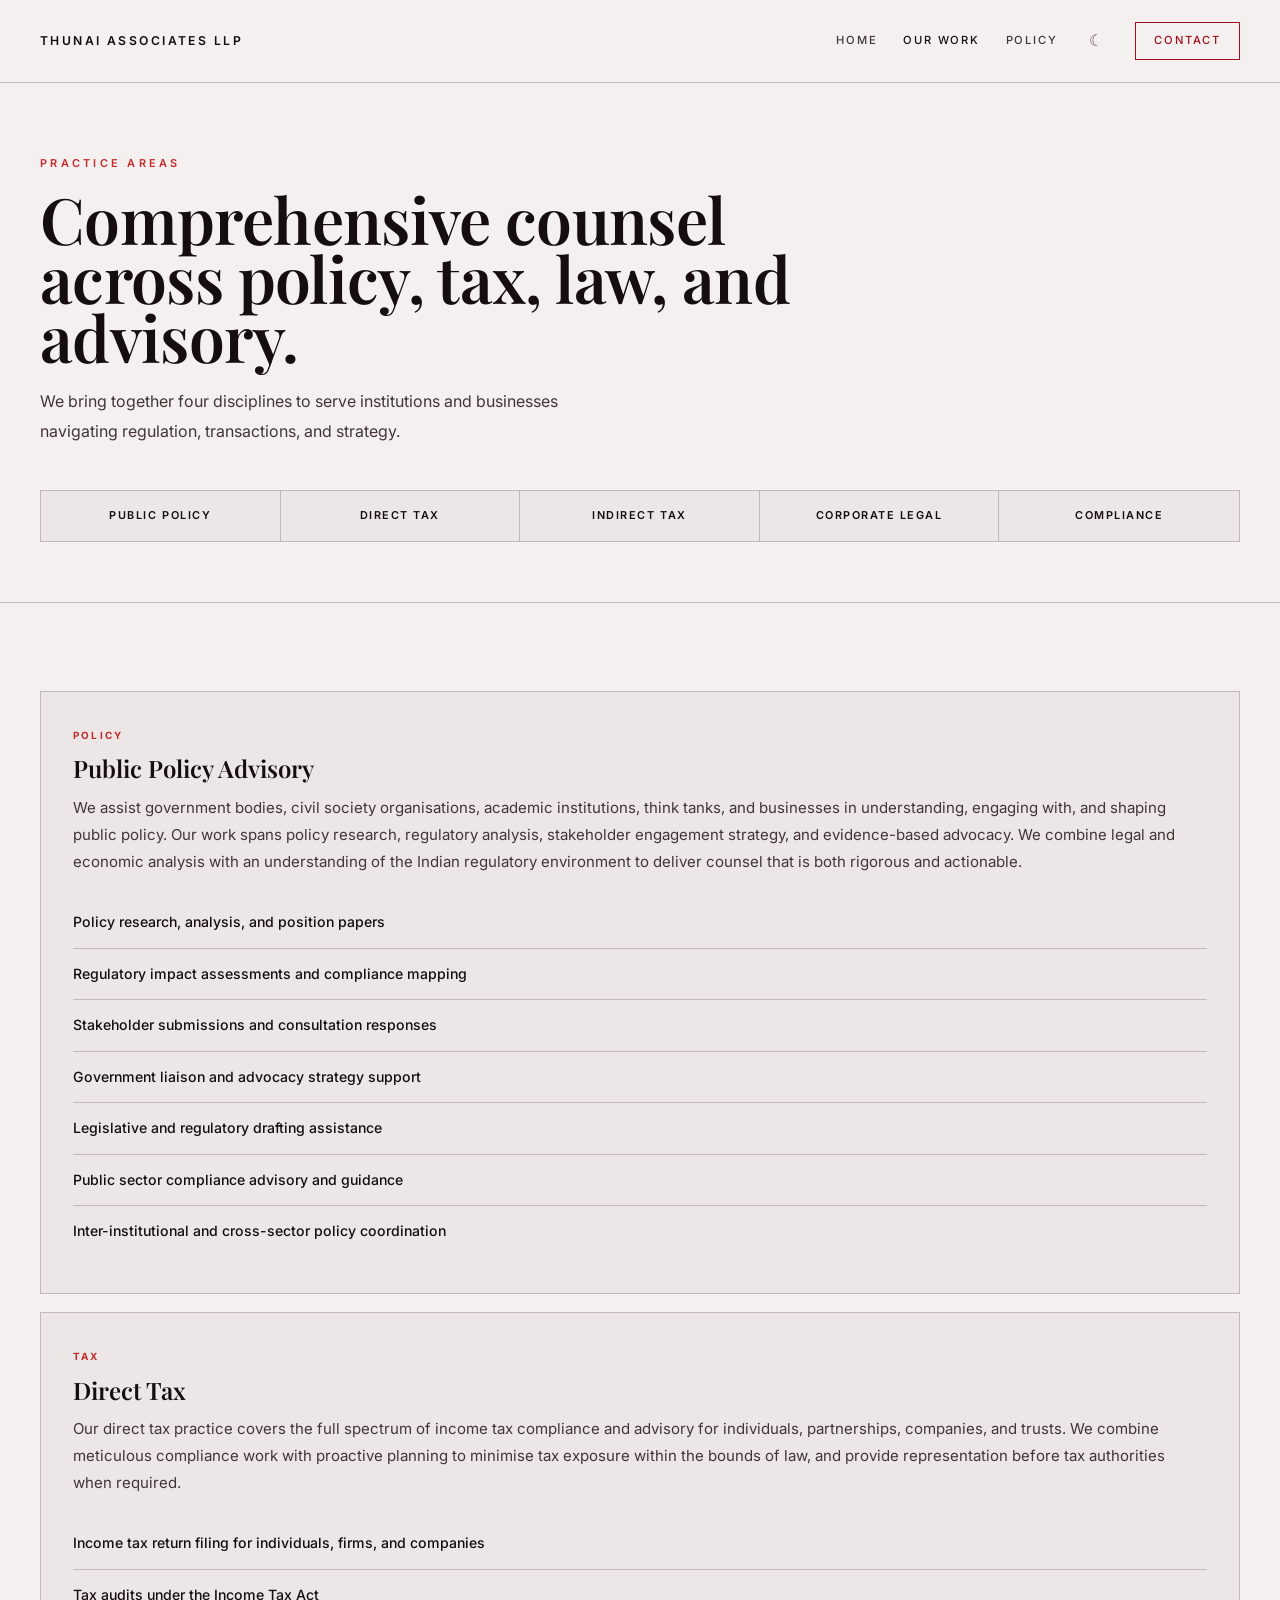
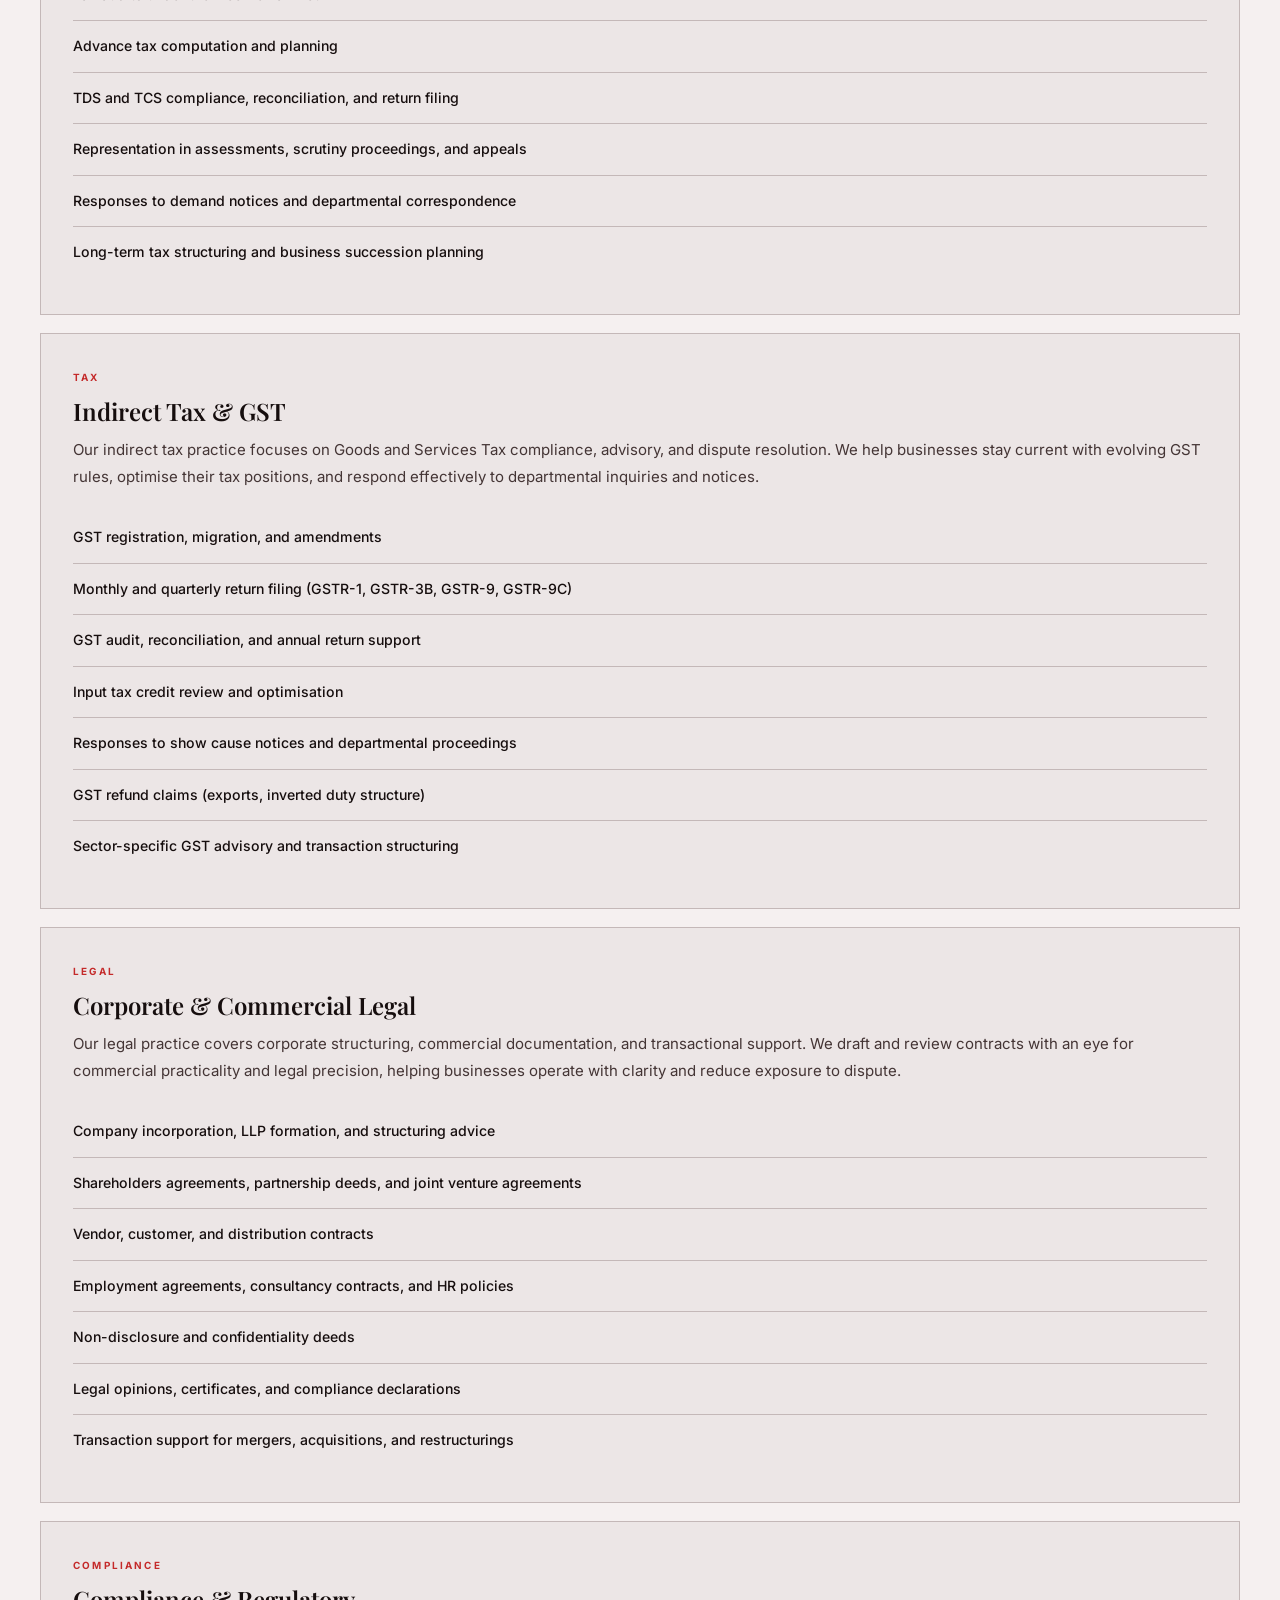
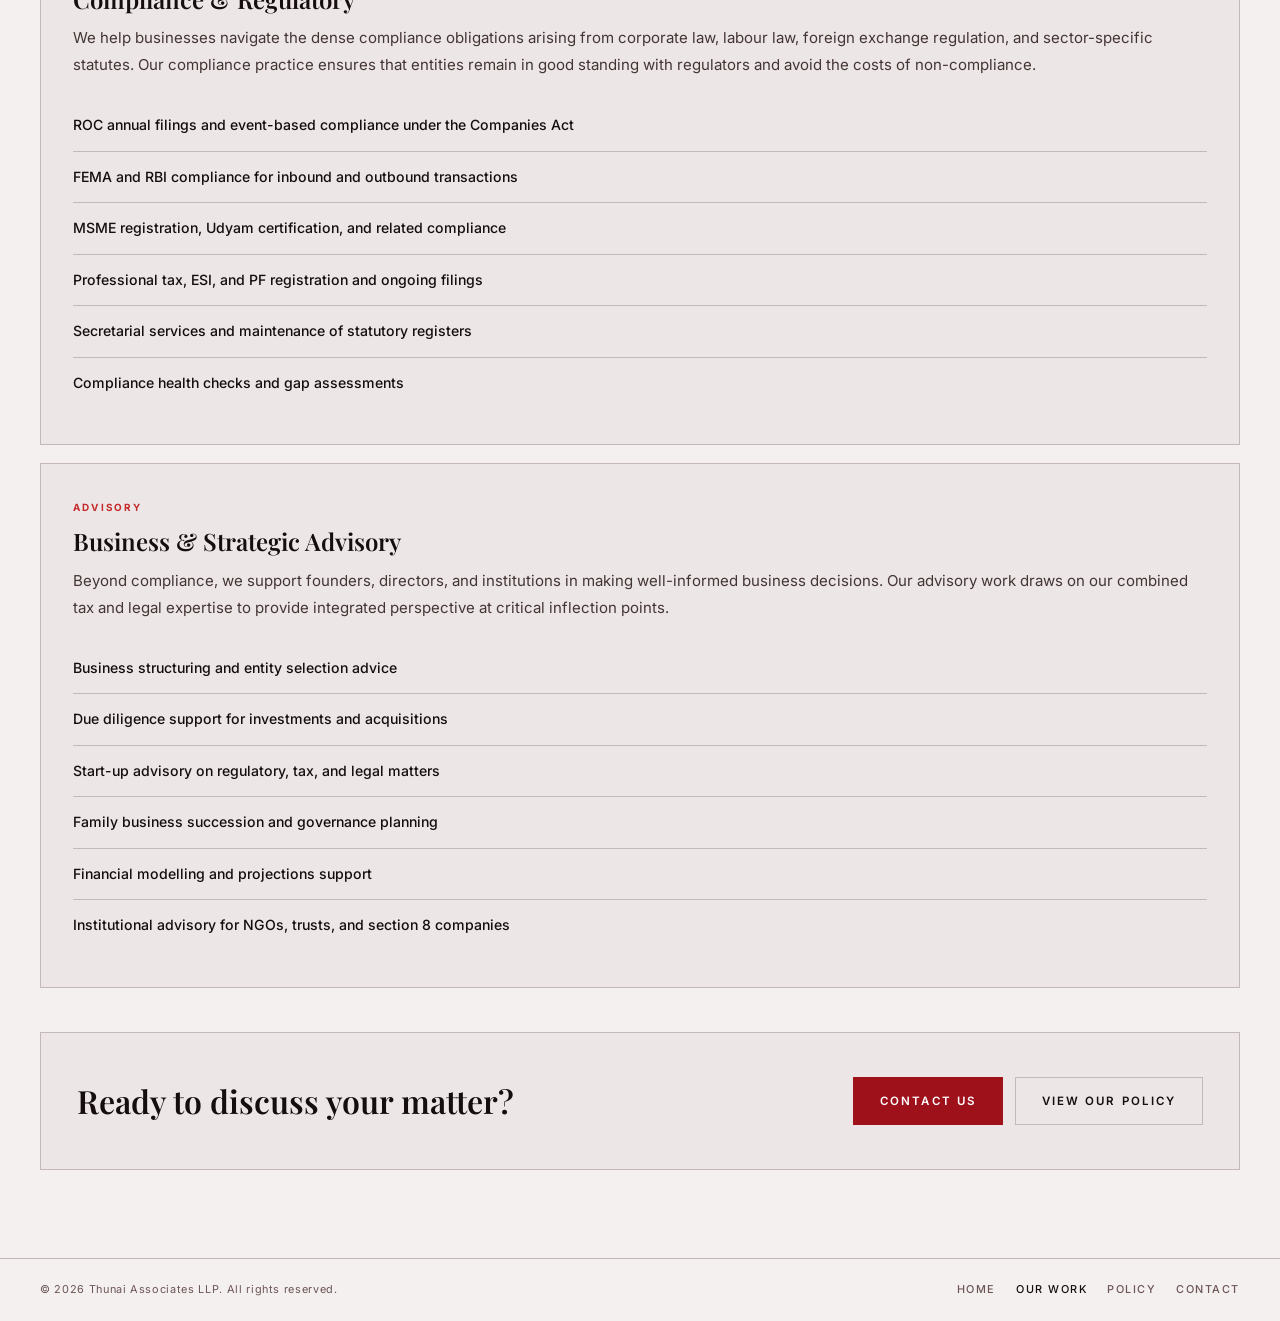
<file: work.html>
<!DOCTYPE html>
<html lang="en">
<head>
  <meta charset="UTF-8">
  <meta name="viewport" content="width=device-width, initial-scale=1.0">
  <title>Our Work | Thunai Associates LLP</title>
  <meta name="description" content="Thunai Associates LLP practice areas: public policy advisory, direct and indirect tax, corporate legal, compliance, and strategic business advisory.">
  <link rel="preconnect" href="https://fonts.googleapis.com">
  <link rel="preconnect" href="https://fonts.gstatic.com" crossorigin>
  <link href="https://fonts.googleapis.com/css2?family=Playfair+Display:ital,wght@0,500;0,600;1,500&family=Inter:wght@300;400;500;600&display=swap" rel="stylesheet">
  <link rel="icon" type="image/svg+xml" href="favicon.svg">
  <link rel="stylesheet" href="style.css">

  <!-- Open Graph -->
  <meta property="og:type" content="website">
  <meta property="og:site_name" content="Thunai Associates LLP">
  <meta property="og:title" content="Our Work | Thunai Associates LLP">
  <meta property="og:description" content="Practice areas: public policy advisory, direct tax, indirect tax and GST, corporate legal, compliance, and business advisory.">
  <meta property="og:url" content="https://webe-sable.vercel.app/work">
  <meta name="twitter:card" content="summary">
  <meta name="twitter:title" content="Our Work | Thunai Associates LLP">
  <meta name="twitter:description" content="Practice areas: public policy advisory, direct tax, GST, corporate legal, compliance, and business advisory.">

  <script type="application/ld+json">
  {
    "@context": "https://schema.org",
    "@type": "BreadcrumbList",
    "itemListElement": [
      { "@type": "ListItem", "position": 1, "name": "Home", "item": "https://webe-sable.vercel.app/" },
      { "@type": "ListItem", "position": 2, "name": "Our Work", "item": "https://webe-sable.vercel.app/work" }
    ]
  }
  </script>

  <script>
    (function(){
      var t = localStorage.getItem('theme');
      if (t) document.documentElement.setAttribute('data-theme', t);
    })();
  </script>
</head>
<body>

  <!-- ═══ HEADER ══════════════════════════════════════ -->
  <header class="site-header">
    <div class="w">
      <div class="header-row">
        <a class="brand" href="index.html">Thunai Associates LLP</a>
        <nav class="site-nav">
          <a href="index.html">Home</a>
          <a href="work.html">Our Work</a>
          <a href="policy.html">Policy</a>
          <button id="theme-toggle" class="theme-toggle" aria-label="Toggle dark mode">☾</button>
          <a href="contact.html" class="nav-contact">Contact</a>
        </nav>
        <button id="nav-toggle" class="nav-toggle" aria-label="Open navigation">
          <span></span><span></span><span></span>
        </button>
      </div>
      <nav class="nav-mobile w" id="nav-mobile">
        <a href="index.html">Home</a>
        <a href="work.html">Our Work</a>
        <a href="policy.html">Policy</a>
        <a href="contact.html">Contact</a>
      </nav>
    </div>
  </header>

  <!-- ═══ PAGE HERO ════════════════════════════════════ -->
  <div class="page-hero">
    <div class="w">
      <p class="eyebrow">Practice Areas</p>
      <h1 class="page-hero-title">Comprehensive counsel across policy, tax, law, and advisory.</h1>
      <p class="page-hero-sub">We bring together four disciplines to serve institutions and businesses navigating regulation, transactions, and strategy.</p>
    </div>
    <div class="w" style="margin-top: 44px;">
      <div class="strip" style="border-top: 1px solid var(--line);">
        <div class="strip-cell">Public Policy</div>
        <div class="strip-cell">Direct Tax</div>
        <div class="strip-cell">Indirect Tax</div>
        <div class="strip-cell">Corporate Legal</div>
        <div class="strip-cell">Compliance</div>
      </div>
    </div>
  </div>

  <!-- ═══ WORK AREAS ════════════════════════════════════ -->
  <section class="section">
    <div class="w">

      <!-- Public Policy Advisory -->
      <div class="work-area">
        <span class="work-tag">Policy</span>
        <h2 class="work-title">Public Policy Advisory</h2>
        <p class="work-body">We assist government bodies, civil society organisations, academic institutions, think tanks, and businesses in understanding, engaging with, and shaping public policy. Our work spans policy research, regulatory analysis, stakeholder engagement strategy, and evidence-based advocacy. We combine legal and economic analysis with an understanding of the Indian regulatory environment to deliver counsel that is both rigorous and actionable.</p>
        <ul class="work-case-list">
          <li>Policy research, analysis, and position papers</li>
          <li>Regulatory impact assessments and compliance mapping</li>
          <li>Stakeholder submissions and consultation responses</li>
          <li>Government liaison and advocacy strategy support</li>
          <li>Legislative and regulatory drafting assistance</li>
          <li>Public sector compliance advisory and guidance</li>
          <li>Inter-institutional and cross-sector policy coordination</li>
        </ul>
      </div>

      <!-- Direct Tax -->
      <div class="work-area">
        <span class="work-tag">Tax</span>
        <h2 class="work-title">Direct Tax</h2>
        <p class="work-body">Our direct tax practice covers the full spectrum of income tax compliance and advisory for individuals, partnerships, companies, and trusts. We combine meticulous compliance work with proactive planning to minimise tax exposure within the bounds of law, and provide representation before tax authorities when required.</p>
        <ul class="work-case-list">
          <li>Income tax return filing for individuals, firms, and companies</li>
          <li>Tax audits under the Income Tax Act</li>
          <li>Advance tax computation and planning</li>
          <li>TDS and TCS compliance, reconciliation, and return filing</li>
          <li>Representation in assessments, scrutiny proceedings, and appeals</li>
          <li>Responses to demand notices and departmental correspondence</li>
          <li>Long-term tax structuring and business succession planning</li>
        </ul>
      </div>

      <!-- Indirect Tax / GST -->
      <div class="work-area">
        <span class="work-tag">Tax</span>
        <h2 class="work-title">Indirect Tax &amp; GST</h2>
        <p class="work-body">Our indirect tax practice focuses on Goods and Services Tax compliance, advisory, and dispute resolution. We help businesses stay current with evolving GST rules, optimise their tax positions, and respond effectively to departmental inquiries and notices.</p>
        <ul class="work-case-list">
          <li>GST registration, migration, and amendments</li>
          <li>Monthly and quarterly return filing (GSTR-1, GSTR-3B, GSTR-9, GSTR-9C)</li>
          <li>GST audit, reconciliation, and annual return support</li>
          <li>Input tax credit review and optimisation</li>
          <li>Responses to show cause notices and departmental proceedings</li>
          <li>GST refund claims (exports, inverted duty structure)</li>
          <li>Sector-specific GST advisory and transaction structuring</li>
        </ul>
      </div>

      <!-- Corporate and Commercial Legal -->
      <div class="work-area">
        <span class="work-tag">Legal</span>
        <h2 class="work-title">Corporate &amp; Commercial Legal</h2>
        <p class="work-body">Our legal practice covers corporate structuring, commercial documentation, and transactional support. We draft and review contracts with an eye for commercial practicality and legal precision, helping businesses operate with clarity and reduce exposure to dispute.</p>
        <ul class="work-case-list">
          <li>Company incorporation, LLP formation, and structuring advice</li>
          <li>Shareholders agreements, partnership deeds, and joint venture agreements</li>
          <li>Vendor, customer, and distribution contracts</li>
          <li>Employment agreements, consultancy contracts, and HR policies</li>
          <li>Non-disclosure and confidentiality deeds</li>
          <li>Legal opinions, certificates, and compliance declarations</li>
          <li>Transaction support for mergers, acquisitions, and restructurings</li>
        </ul>
      </div>

      <!-- Compliance and Regulatory -->
      <div class="work-area">
        <span class="work-tag">Compliance</span>
        <h2 class="work-title">Compliance &amp; Regulatory</h2>
        <p class="work-body">We help businesses navigate the dense compliance obligations arising from corporate law, labour law, foreign exchange regulation, and sector-specific statutes. Our compliance practice ensures that entities remain in good standing with regulators and avoid the costs of non-compliance.</p>
        <ul class="work-case-list">
          <li>ROC annual filings and event-based compliance under the Companies Act</li>
          <li>FEMA and RBI compliance for inbound and outbound transactions</li>
          <li>MSME registration, Udyam certification, and related compliance</li>
          <li>Professional tax, ESI, and PF registration and ongoing filings</li>
          <li>Secretarial services and maintenance of statutory registers</li>
          <li>Compliance health checks and gap assessments</li>
        </ul>
      </div>

      <!-- Business and Strategic Advisory -->
      <div class="work-area">
        <span class="work-tag">Advisory</span>
        <h2 class="work-title">Business &amp; Strategic Advisory</h2>
        <p class="work-body">Beyond compliance, we support founders, directors, and institutions in making well-informed business decisions. Our advisory work draws on our combined tax and legal expertise to provide integrated perspective at critical inflection points.</p>
        <ul class="work-case-list">
          <li>Business structuring and entity selection advice</li>
          <li>Due diligence support for investments and acquisitions</li>
          <li>Start-up advisory on regulatory, tax, and legal matters</li>
          <li>Family business succession and governance planning</li>
          <li>Financial modelling and projections support</li>
          <li>Institutional advisory for NGOs, trusts, and section 8 companies</li>
        </ul>
      </div>

      <!-- CTA Strip -->
      <div class="cta-strip">
        <p class="cta-strip-text">Ready to discuss your matter?</p>
        <div class="cta-strip-btns">
          <a class="btn btn-fill" href="contact.html">Contact Us</a>
          <a class="btn btn-outline" href="policy.html">View Our Policy</a>
        </div>
      </div>

    </div>
  </section>

  <!-- ═══ FOOTER ════════════════════════════════════════ -->
  <footer class="site-footer">
    <div class="w">
      <div class="footer-row">
        <span class="footer-copy">&copy; 2026 Thunai Associates LLP. All rights reserved.</span>
        <nav class="footer-nav">
          <a href="index.html">Home</a>
          <a href="work.html">Our Work</a>
          <a href="policy.html">Policy</a>
          <a href="contact.html">Contact</a>
        </nav>
      </div>
    </div>
  </footer>

  <script>
    (function(){
      var btn = document.getElementById('theme-toggle');
      var root = document.documentElement;
      function updateIcon(){
        btn.textContent = root.getAttribute('data-theme') === 'dark' ? '☀' : '☾';
      }
      updateIcon();
      btn.addEventListener('click', function(){
        var current = root.getAttribute('data-theme');
        var isDark = current === 'dark' ||
          (!current && window.matchMedia('(prefers-color-scheme: dark)').matches);
        var next = isDark ? 'light' : 'dark';
        root.setAttribute('data-theme', next);
        localStorage.setItem('theme', next);
        updateIcon();
      });
    })();

    (function(){
      var p = location.pathname.split('/').pop() || 'index.html';
      document.querySelectorAll('.site-nav a, .footer-nav a, .nav-mobile a').forEach(function(a){
        if (a.getAttribute('href') === p) a.classList.add('active-nav');
      });
    })();

    (function(){
      var toggle = document.getElementById('nav-toggle');
      var mobile = document.getElementById('nav-mobile');
      if (toggle && mobile) {
        toggle.addEventListener('click', function(){
          toggle.classList.toggle('open');
          mobile.classList.toggle('open');
        });
      }
    })();
  </script>

</body>
</html>
</file>
<file: style.css>
/* ─── TOKENS ──────────────────────────────────── */

:root {
  color-scheme: light dark;
  --bg:        #f5f0f0;
  --bg-2:      #ede7e7;
  --panel:     #ece6e6;
  --panel-2:   #e4dddd;
  --line:      #c4b8b8;
  --text:      #160e0e;
  --muted:     #443535;   /* darkened: was #6a5c5c — ~10:1 on light bg */
  --faint:     #6b5555;   /* darkened: was #9e9090 — ~5.9:1 on light bg */
  --red:       #9e111b;
  --red-dark:  #7c0d15;
  --red-label: #c42a2a;
}

@media (prefers-color-scheme: dark) {
  :root {
    --bg:        #070505;
    --bg-2:      #0d0b0b;
    --panel:     #120f0f;
    --panel-2:   #181414;
    --line:      #302828;
    --text:      #f2ecec;
    --muted:     #c4b2b2;   /* lightened: was #9a8b8b — ~10.6:1 on dark bg */
    --faint:     #9e8c8c;   /* lightened: was #6a5e5e — ~6.8:1 on dark bg */
    --red-label: #d44040;   /* slightly brighter for dark bg readability */
  }
}

[data-theme="dark"] {
  --bg:        #070505;
  --bg-2:      #0d0b0b;
  --panel:     #120f0f;
  --panel-2:   #181414;
  --line:      #302828;
  --text:      #f2ecec;
  --muted:     #c4b2b2;
  --faint:     #9e8c8c;
  --red-label: #d44040;
}

[data-theme="light"] {
  --bg:        #f5f0f0;
  --bg-2:      #ede7e7;
  --panel:     #ece6e6;
  --panel-2:   #e4dddd;
  --line:      #c4b8b8;
  --text:      #160e0e;
  --muted:     #443535;
  --faint:     #6b5555;
  --red:       #9e111b;
  --red-dark:  #7c0d15;
  --red-label: #c42a2a;
}

/* ─── RESET ───────────────────────────────────── */

*, *::before, *::after {
  box-sizing: border-box;
  margin: 0;
  padding: 0;
}

html { scroll-behavior: smooth; }

body {
  background: var(--bg);
  color: var(--text);
  font-family: 'Inter', Arial, sans-serif;
  font-size: 16px;
  font-weight: 400;
  line-height: 1.6;
  -webkit-font-smoothing: antialiased;
}

/* ─── LAYOUT ──────────────────────────────────── */

.w {
  width: min(1200px, calc(100% - 48px));
  margin: 0 auto;
}

/* ─── HEADER ──────────────────────────────────── */

.site-header {
  position: sticky;
  top: 0;
  z-index: 100;
  background: var(--bg);
  border-bottom: 1px solid var(--line);
}

.header-row {
  display: flex;
  justify-content: space-between;
  align-items: center;
  padding: 22px 0;
}

.brand {
  font-size: 0.76rem;
  font-weight: 600;
  letter-spacing: 0.2em;
  text-transform: uppercase;
  color: var(--text);
  text-decoration: none;
}

.site-nav {
  display: flex;
  align-items: center;
  gap: 26px;
}

.site-nav a {
  font-size: 0.7rem;
  font-weight: 500;
  letter-spacing: 0.16em;
  text-transform: uppercase;
  color: var(--muted);
  text-decoration: none;
  transition: color 0.18s;
}

.site-nav a:hover { color: var(--text); }

.site-nav a.active-nav { color: var(--text); }

.nav-contact {
  padding: 9px 18px;
  border: 1px solid var(--red) !important;
  color: var(--red) !important;
  transition: background 0.18s, color 0.18s !important;
}

.nav-contact:hover,
.nav-contact.active-nav {
  background: var(--red) !important;
  color: #fff !important;
}

/* ─── HAMBURGER TOGGLE ────────────────────────── */

.nav-toggle {
  display: none;
  flex-direction: column;
  gap: 5px;
  background: none;
  border: none;
  cursor: pointer;
  padding: 4px;
}

.nav-toggle span {
  display: block;
  width: 22px;
  height: 1.5px;
  background: var(--text);
  transition: transform 0.18s, opacity 0.18s;
}

.nav-toggle.open span:nth-child(1) { transform: translateY(6.5px) rotate(45deg); }
.nav-toggle.open span:nth-child(2) { opacity: 0; }
.nav-toggle.open span:nth-child(3) { transform: translateY(-6.5px) rotate(-45deg); }

.nav-mobile {
  display: none;
  flex-direction: column;
  border-top: 1px solid var(--line);
  padding-bottom: 8px;
}

.nav-mobile.open { display: flex; }

.nav-mobile a {
  padding: 15px 0;
  border-bottom: 1px solid var(--line);
  font-size: 0.7rem;
  font-weight: 500;
  letter-spacing: 0.16em;
  text-transform: uppercase;
  color: var(--muted);
  text-decoration: none;
  transition: color 0.18s;
}

.nav-mobile a:last-child { border-bottom: 0; }
.nav-mobile a:hover { color: var(--text); }
.nav-mobile a.active-nav { color: var(--text); }

/* ─── THEME TOGGLE ────────────────────────────── */

.theme-toggle {
  background: none;
  border: none;
  cursor: pointer;
  color: var(--faint);
  font-size: 1rem;
  line-height: 1;
  padding: 4px 6px;
  transition: color 0.18s;
  display: flex;
  align-items: center;
}

.theme-toggle:hover { color: var(--text); }

/* ─── HERO ────────────────────────────────────── */

.hero {
  border-bottom: 1px solid var(--line);
}

.hero-inner {
  min-height: calc(100svh - 66px);
  display: flex;
  flex-direction: column;
  justify-content: center;
  align-items: center;
  text-align: center;
  padding: 80px 0 72px;
}

.eyebrow {
  font-size: 0.68rem;
  font-weight: 600;
  letter-spacing: 0.3em;
  text-transform: uppercase;
  color: var(--red-label);
  margin-bottom: 22px;
}

.hero h1 {
  font-family: 'Playfair Display', Georgia, serif;
  font-size: clamp(3rem, 8vw, 7.2rem);
  font-weight: 600;
  line-height: 0.91;
  letter-spacing: -0.01em;
  max-width: 13ch;
  margin-bottom: 26px;
}

.hero-sub {
  max-width: 46ch;
  color: var(--muted);
  font-size: 1rem;
  line-height: 1.85;
  font-weight: 400;
  margin-bottom: 36px;
}

.action-row {
  display: flex;
  gap: 12px;
  justify-content: center;
  flex-wrap: wrap;
}

/* ─── PAGE HERO (interior pages) ─────────────── */

.page-hero {
  border-bottom: 1px solid var(--line);
  padding: 72px 0 60px;
}

.page-hero .eyebrow {
  margin-bottom: 18px;
}

.page-hero-title {
  font-family: 'Playfair Display', Georgia, serif;
  font-size: clamp(2.4rem, 5vw, 4.8rem);
  font-weight: 600;
  line-height: 0.92;
  letter-spacing: -0.01em;
  max-width: 20ch;
  margin-bottom: 20px;
}

.page-hero-sub {
  max-width: 52ch;
  color: var(--muted);
  font-size: 1rem;
  line-height: 1.85;
}

/* ─── BUTTONS ─────────────────────────────────── */

.btn {
  display: inline-block;
  padding: 14px 26px;
  font-size: 0.72rem;
  font-weight: 600;
  letter-spacing: 0.18em;
  text-transform: uppercase;
  text-decoration: none;
  transition: background 0.18s, border-color 0.18s, color 0.18s;
  cursor: pointer;
  font-family: inherit;
}

.btn-fill {
  background: var(--red);
  border: 1px solid var(--red);
  color: #fff;
}

.btn-fill:hover {
  background: var(--red-dark);
  border-color: var(--red-dark);
}

.btn-outline {
  background: transparent;
  border: 1px solid var(--line);
  color: var(--text);
}

.btn-outline:hover {
  border-color: var(--muted);
  background: var(--panel);
}

.red-rule {
  width: 72px;
  height: 3px;
  background: var(--red);
  margin: 44px auto 0;
}

/* ─── SERVICE STRIP ───────────────────────────── */

.strip {
  display: grid;
  grid-template-columns: repeat(5, minmax(0, 1fr));
  border: 1px solid var(--line);
  border-top: none;
}

.strip-cell {
  padding: 16px 12px;
  border-right: 1px solid var(--line);
  background: var(--panel);
  font-size: 0.68rem;
  font-weight: 600;
  letter-spacing: 0.14em;
  text-transform: uppercase;
  color: var(--text);
  text-align: center;
  transition: background 0.18s, color 0.18s;
}

.strip-cell:last-child { border-right: 0; }

.strip-cell:hover {
  background: var(--panel-2);
  color: var(--red-label);
}

/* ─── SECTION BASE ────────────────────────────── */

.section {
  padding: 88px 0;
  border-bottom: 1px solid var(--line);
}

.sec-label {
  font-size: 0.66rem;
  font-weight: 600;
  letter-spacing: 0.28em;
  text-transform: uppercase;
  color: var(--red-label);
  margin-bottom: 14px;
}

.sec-title {
  font-family: 'Playfair Display', Georgia, serif;
  font-size: clamp(2rem, 4.5vw, 3.8rem);
  font-weight: 600;
  line-height: 0.94;
  letter-spacing: -0.01em;
}

/* ─── PRACTICE AREAS ──────────────────────────── */

.pa-grid {
  display: grid;
  grid-template-columns: 1.15fr 0.85fr;
  gap: 18px;
  margin-top: 44px;
}

.panel {
  border: 1px solid var(--line);
  background: var(--panel);
  padding: 32px;
}

.panel-title {
  font-family: 'Playfair Display', Georgia, serif;
  font-size: clamp(1.7rem, 3vw, 2.6rem);
  font-weight: 600;
  line-height: 1.0;
  margin-bottom: 16px;
}

.panel-body {
  color: var(--muted);
  font-size: 0.94rem;
  line-height: 1.8;
}

.svc-list { margin-top: 0; }

.svc-row {
  display: flex;
  justify-content: space-between;
  align-items: center;
  padding: 18px 0;
  border-bottom: 1px solid var(--line);
  font-size: 0.88rem;
  font-weight: 500;
  transition: color 0.18s;
  cursor: default;
}

.svc-row:last-child { border-bottom: 0; }
.svc-row:hover { color: var(--red-label); }

.svc-num {
  font-size: 0.64rem;
  font-weight: 600;
  letter-spacing: 0.12em;
  color: var(--faint);
  transition: color 0.18s;
}

.svc-row:hover .svc-num { color: var(--red-label); }

/* ─── APPROACH PILLARS ────────────────────────── */

.pillars {
  display: grid;
  grid-template-columns: repeat(3, 1fr);
  gap: 18px;
  margin-top: 44px;
}

.pillar {
  border: 1px solid var(--line);
  background: var(--panel);
  padding: 30px 26px;
}

.pillar-tag {
  display: block;
  font-size: 0.62rem;
  font-weight: 700;
  letter-spacing: 0.22em;
  text-transform: uppercase;
  color: var(--red-label);
  margin-bottom: 18px;
}

.pillar-title {
  font-family: 'Playfair Display', Georgia, serif;
  font-size: 1.35rem;
  font-weight: 600;
  line-height: 1.1;
  margin-bottom: 14px;
}

.pillar-body {
  color: var(--muted);
  font-size: 0.86rem;
  line-height: 1.8;
}

/* ─── CONTACT ─────────────────────────────────── */

.contact-grid {
  display: grid;
  grid-template-columns: 1fr 1fr;
  gap: 18px;
  margin-top: 44px;
}

.contact-cta {
  border: 1px solid var(--line);
  background: var(--panel);
  padding: 36px 32px;
  display: flex;
  flex-direction: column;
  justify-content: space-between;
}

.contact-cta-title {
  font-family: 'Playfair Display', Georgia, serif;
  font-size: clamp(1.8rem, 3vw, 2.6rem);
  font-weight: 600;
  line-height: 1.0;
  margin-bottom: 14px;
}

.contact-cta-body {
  color: var(--muted);
  font-size: 0.94rem;
  line-height: 1.8;
  margin-bottom: 32px;
}

.contact-details {
  border: 1px solid var(--line);
  background: var(--panel);
  padding: 36px 32px;
  display: flex;
  flex-direction: column;
  gap: 28px;
}

.detail {
  display: flex;
  flex-direction: column;
  gap: 5px;
}

.detail-label {
  font-size: 0.62rem;
  font-weight: 600;
  letter-spacing: 0.26em;
  text-transform: uppercase;
  color: var(--faint);
}

.detail-value {
  font-size: 0.9rem;
  font-weight: 500;
  color: var(--text);
  line-height: 1.55;
}

.detail-value a {
  color: var(--text);
  text-decoration: none;
  transition: color 0.18s;
}

.detail-value a:hover { color: var(--red-label); }

/* ─── WORK AREAS ──────────────────────────────── */

.work-area {
  border: 1px solid var(--line);
  background: var(--panel);
  padding: 36px 32px;
  margin-bottom: 18px;
}

.work-tag {
  display: block;
  font-size: 0.62rem;
  font-weight: 700;
  letter-spacing: 0.22em;
  text-transform: uppercase;
  color: var(--red-label);
  margin-bottom: 12px;
}

.work-title {
  font-family: 'Playfair Display', Georgia, serif;
  font-size: 1.5rem;
  font-weight: 600;
  line-height: 1.1;
  margin-bottom: 12px;
}

.work-body {
  color: var(--muted);
  font-size: 0.94rem;
  line-height: 1.8;
}

.work-case-list {
  list-style: none;
  padding: 0;
  margin-top: 22px;
}

.work-case-list li {
  padding: 14px 0;
  border-bottom: 1px solid var(--line);
  font-size: 0.88rem;
  font-weight: 500;
  transition: color 0.18s;
  display: flex;
  justify-content: space-between;
  align-items: center;
}

.work-case-list li:last-child { border-bottom: 0; }
.work-case-list li:hover { color: var(--red-label); }

/* ─── POLICY BODY ─────────────────────────────── */

.policy-section {
  padding: 72px 0;
  border-bottom: 1px solid var(--line);
}

.policy-body {
  max-width: 100%;
  color: var(--muted);
  font-size: 0.94rem;
  line-height: 1.9;
  margin-top: 36px;
  text-align: justify;
  text-justify: inter-word;
  hyphens: none;
  word-break: normal;
  overflow-wrap: break-word;
}

.policy-body h3 {
  font-family: 'Playfair Display', Georgia, serif;
  font-size: 1.2rem;
  font-weight: 600;
  margin: 36px 0 10px;
  color: var(--text);
  line-height: 1.2;
}

.policy-body h3:first-child { margin-top: 0; }

.policy-body p,
.policy-body ul {
  margin-bottom: 18px;
}

.policy-body ul {
  padding-left: 20px;
}

.policy-body ul li {
  margin-bottom: 6px;
}

/* ─── FORMS ───────────────────────────────────── */

.form-section {
  border: 1px solid var(--line);
  background: var(--panel);
  padding: 40px 36px;
  margin-bottom: 18px;
}

.form-title {
  font-family: 'Playfair Display', Georgia, serif;
  font-size: clamp(1.8rem, 3vw, 2.6rem);
  font-weight: 600;
  line-height: 1.0;
  margin-bottom: 10px;
}

.form-intro {
  color: var(--muted);
  font-size: 0.94rem;
  line-height: 1.8;
  margin-bottom: 32px;
  max-width: 60ch;
}

.form-grid {
  display: grid;
  grid-template-columns: 1fr 1fr;
  gap: 14px;
}

.field {
  display: flex;
  flex-direction: column;
  gap: 6px;
}

.field-full {
  grid-column: 1 / -1;
}

.field label {
  font-size: 0.62rem;
  font-weight: 600;
  letter-spacing: 0.2em;
  text-transform: uppercase;
  color: var(--faint);
}

.field input,
.field select,
.field textarea {
  background: var(--bg-2);
  border: 1px solid var(--line);
  color: var(--text);
  padding: 11px 14px;
  font-family: inherit;
  font-size: 0.9rem;
  width: 100%;
  transition: border-color 0.18s;
  appearance: none;
  -webkit-appearance: none;
}

.field select {
  background-image: url("data:image/svg+xml,%3Csvg xmlns='http://www.w3.org/2000/svg' width='12' height='8' viewBox='0 0 12 8'%3E%3Cpath d='M1 1l5 5 5-5' stroke='%239e9090' stroke-width='1.5' fill='none' stroke-linecap='round'/%3E%3C/svg%3E");
  background-repeat: no-repeat;
  background-position: right 14px center;
  padding-right: 36px;
}

.field input:focus,
.field select:focus,
.field textarea:focus {
  outline: none;
  border-color: var(--red);
}

.field textarea {
  resize: vertical;
  min-height: 120px;
  line-height: 1.6;
}

.form-submit {
  margin-top: 24px;
}

.btn-block {
  display: block;
  width: 100%;
  text-align: center;
}

.form-divider {
  border: none;
  border-top: 1px solid var(--line);
  margin: 64px 0;
  position: relative;
}

.form-divider-label {
  position: absolute;
  top: 50%;
  left: 50%;
  transform: translate(-50%, -50%);
  background: var(--bg);
  padding: 0 16px;
  font-size: 0.64rem;
  font-weight: 600;
  letter-spacing: 0.2em;
  text-transform: uppercase;
  color: var(--faint);
}

/* ─── CTA STRIP ───────────────────────────────── */

.cta-strip {
  border: 1px solid var(--line);
  background: var(--panel);
  padding: 44px 36px;
  margin-top: 44px;
  display: flex;
  justify-content: space-between;
  align-items: center;
  gap: 24px;
  flex-wrap: wrap;
}

.cta-strip-text {
  font-family: 'Playfair Display', Georgia, serif;
  font-size: clamp(1.4rem, 2.5vw, 2rem);
  font-weight: 600;
  line-height: 1.1;
}

.cta-strip-btns {
  display: flex;
  gap: 12px;
  flex-wrap: wrap;
}

/* ─── GOOGLE FORM LINK PANEL ──────────────────── */

.google-form-panel {
  border: 1px solid var(--line);
  background: var(--panel);
  padding: 40px 36px;
  margin-bottom: 18px;
}

/* ─── FOOTER ──────────────────────────────────── */

.site-footer {
  padding: 22px 0;
}

.footer-row {
  display: flex;
  justify-content: space-between;
  align-items: center;
}

.footer-copy {
  font-size: 0.68rem;
  color: var(--faint);
  letter-spacing: 0.06em;
}

.footer-nav {
  display: flex;
  gap: 20px;
}

.footer-nav a {
  font-size: 0.68rem;
  font-weight: 500;
  letter-spacing: 0.14em;
  text-transform: uppercase;
  color: var(--faint);
  text-decoration: none;
  transition: color 0.18s;
}

.footer-nav a:hover { color: var(--text); }
.footer-nav a.active-nav { color: var(--text); }

/* ─── RESPONSIVE ──────────────────────────────── */

@media (max-width: 960px) {
  .w { width: calc(100% - 40px); }

  .nav-toggle { display: flex; }

  .site-nav a:not(.nav-contact) { display: none; }
  .site-nav .theme-toggle { display: none; }

  .strip {
    grid-template-columns: repeat(2, 1fr);
    border-top: 1px solid var(--line);
    margin-top: 40px;
  }

  .strip-cell {
    border-bottom: 1px solid var(--line);
  }

  .strip-cell:nth-child(2n) { border-right: 0; }
  .strip-cell:nth-last-child(-n+1) { border-bottom: 0; }

  .red-rule { margin-top: 0; }

  .pa-grid,
  .contact-grid {
    grid-template-columns: 1fr;
  }

  .pillars {
    grid-template-columns: 1fr;
  }

  .form-grid {
    grid-template-columns: 1fr;
  }

  .field-full {
    grid-column: 1;
  }

  .cta-strip {
    flex-direction: column;
    align-items: flex-start;
  }

  .footer-row {
    flex-direction: column;
    gap: 14px;
    text-align: center;
  }
}

@media (max-width: 540px) {
  .w { width: calc(100% - 28px); }

  .strip {
    grid-template-columns: 1fr;
  }

  .strip-cell {
    border-right: 0;
    border-bottom: 1px solid var(--line);
  }

  .strip-cell:last-child { border-bottom: 0; }

  .form-section {
    padding: 28px 20px;
  }

  .panel {
    padding: 24px 20px;
  }
}
</file>
